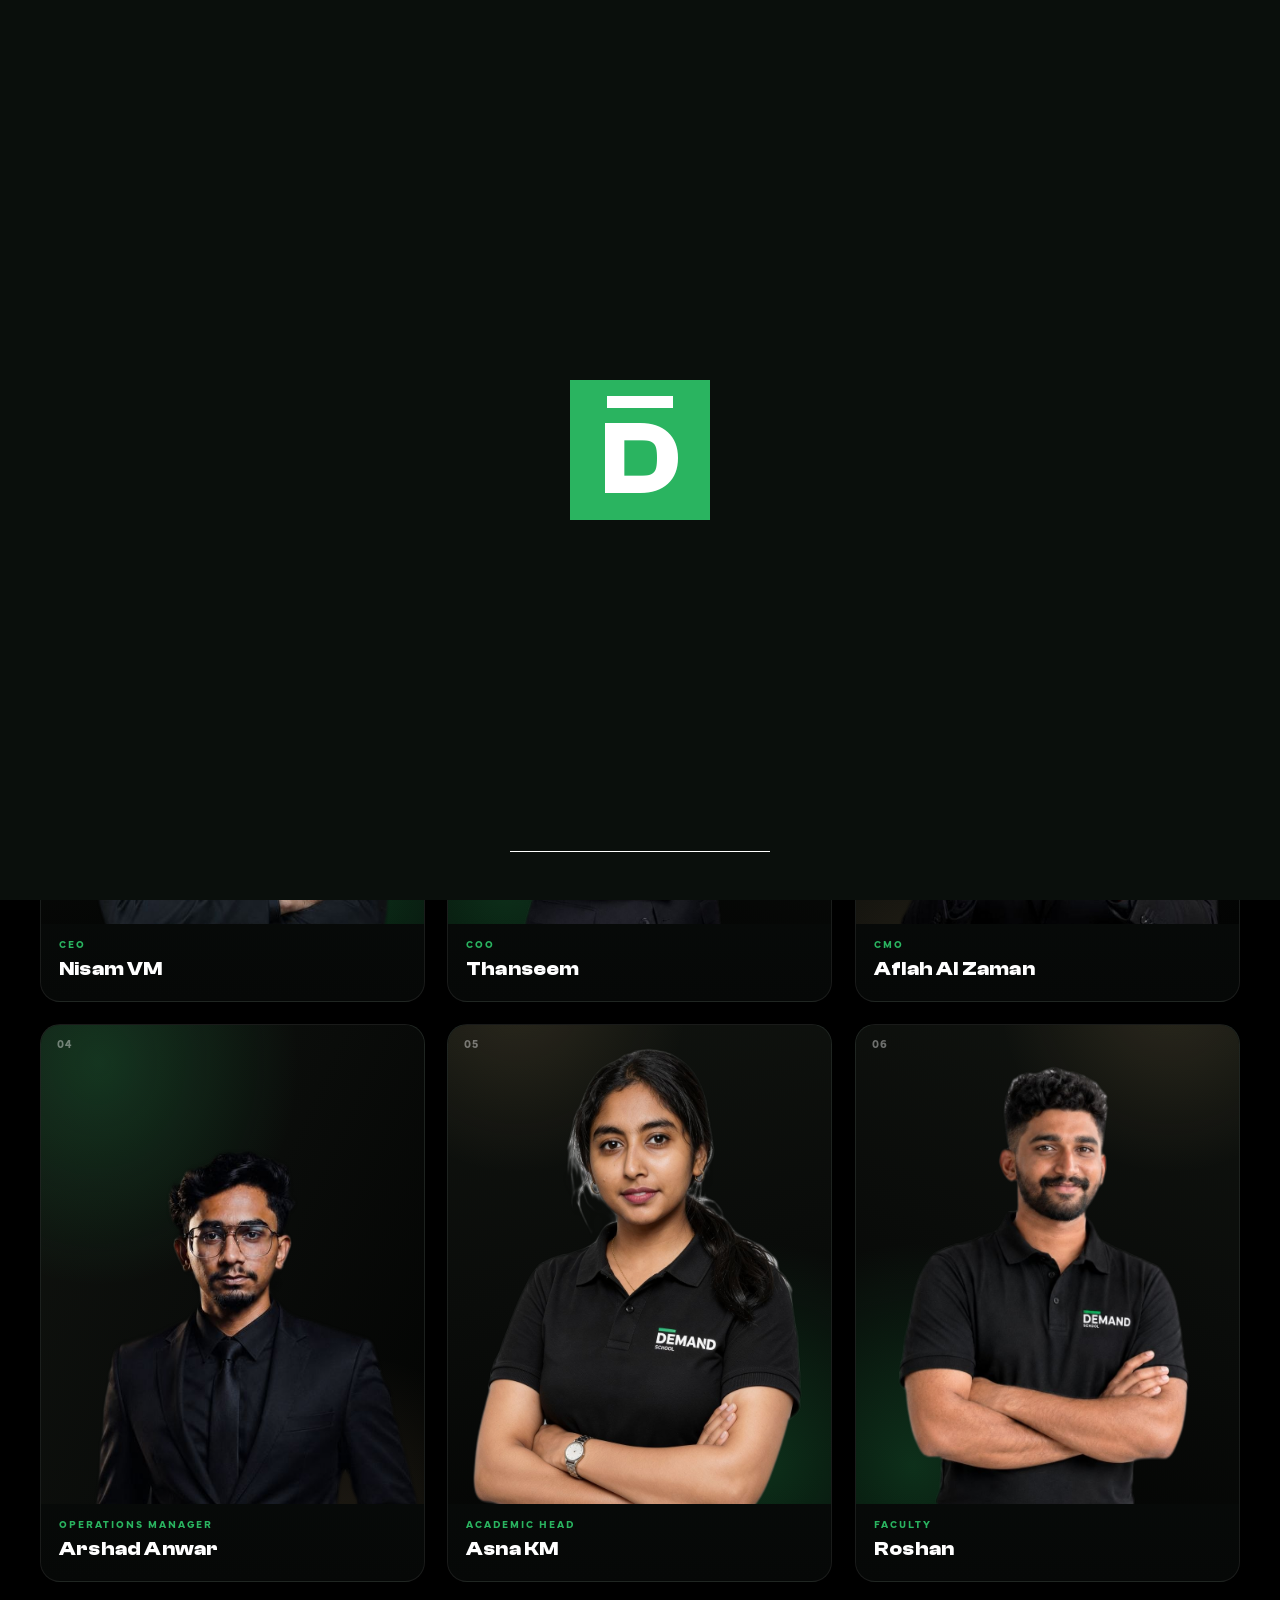
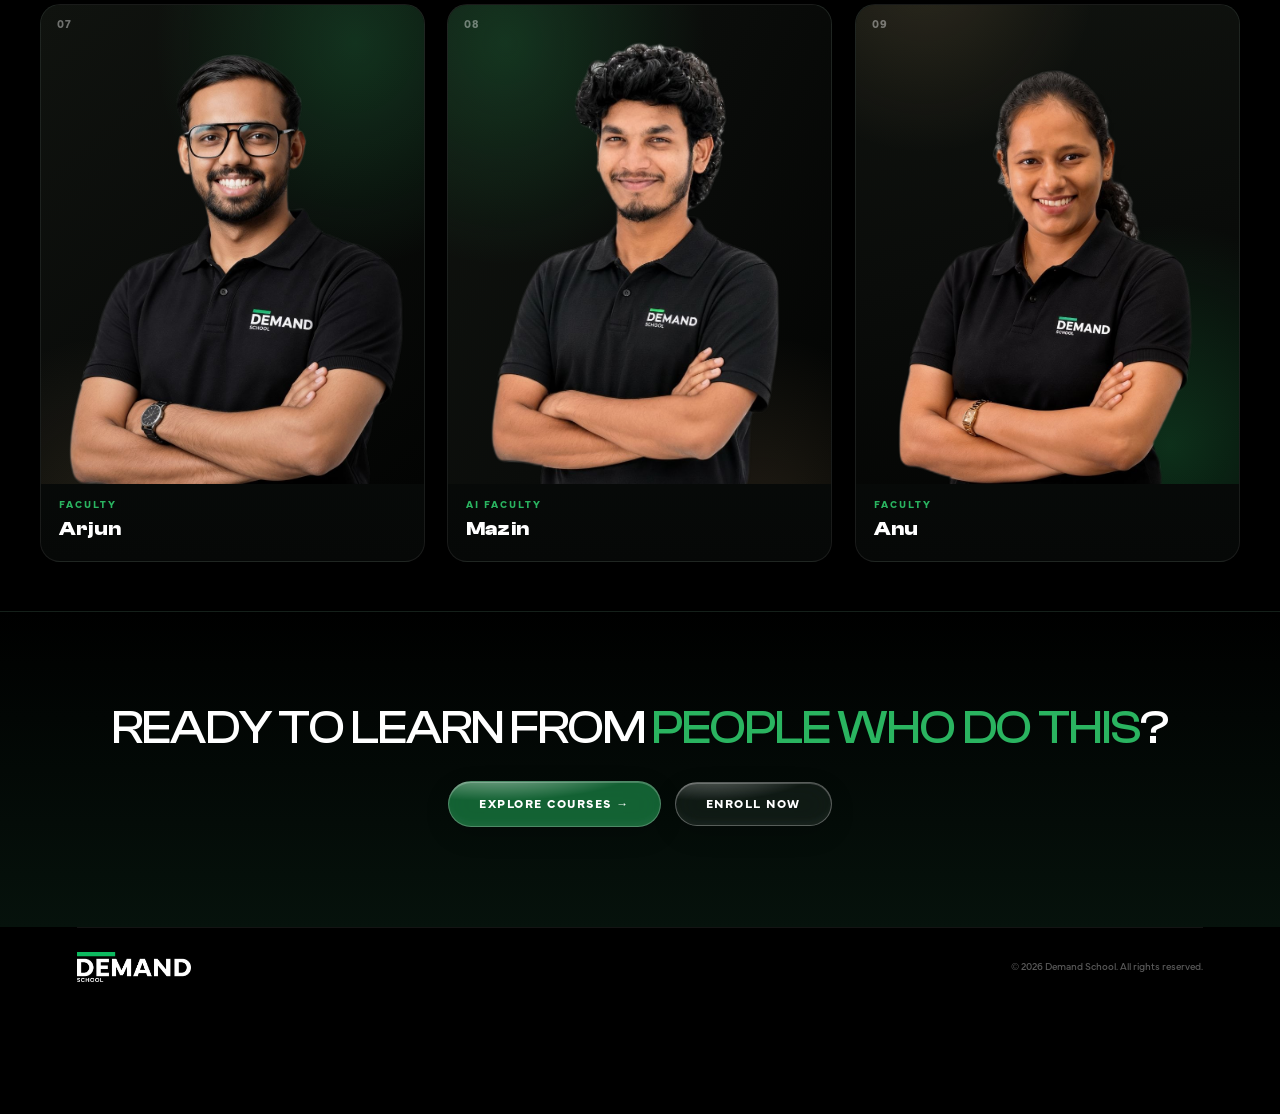
<file: team.html>
<!DOCTYPE html>
<html lang="en">
<head>
<meta charset="UTF-8">
<meta name="viewport" content="width=device-width, initial-scale=1.0">
<title>Full Team — Demand School</title>
<meta name="description" content="Meet the full team behind Demand School — leadership and faculty across Marketing, AI and Content Creation.">
<link rel="canonical" href="https://demandschool.in/team.html">
<meta name="robots" content="index, follow">

<meta property="og:type" content="website">
<meta property="og:site_name" content="Demand School">
<meta property="og:title" content="Full Team — Demand School">
<meta property="og:description" content="Meet the full team behind Demand School — leadership and faculty across Marketing, AI and Content Creation.">
<meta property="og:url" content="https://demandschool.in/team.html">
<meta property="og:image" content="https://demandschool.in/logos/logo2.jpg">
<meta property="og:locale" content="en_IN">

<meta name="twitter:card" content="summary_large_image">
<meta name="twitter:title" content="Full Team — Demand School">
<meta name="twitter:description" content="Meet the full team behind Demand School — leadership and faculty across Marketing, AI and Content Creation.">
<meta name="twitter:image" content="https://demandschool.in/logos/logo2.jpg">

<link rel="icon" type="image/jpeg" href="logos/logo2.jpg">
<link rel="stylesheet" href="style.css">
<link rel="stylesheet" href="courses.css">
</head>
<body data-course="team">

  <div class="page-loader" aria-hidden="true">
    <div class="loader-logo-wrap">
      <div class="loader-3d-box">
        <div class="face front">
          <div class="loader-topbar"></div>
          <div class="loader-name">D</div>
        </div>
        <div class="face back">
          <div class="loader-topbar"></div>
          <div class="loader-name">D</div>
        </div>
        <div class="face left"></div>
        <div class="face right"></div>
        <div class="face top"></div>
        <div class="face bottom"></div>
      </div>
    </div>
    <div class="loader-track"><div class="loader-fill"></div></div>
  </div>

  <nav id="navbar">
    <div class="nav-logo" id="navLogo" role="link" aria-label="Back to home" tabindex="0">
      <img class="logo-img" src="logos/logo1.jpg" alt="Demand School">
    </div>
    <ul class="nav-links">
      <li><a href="index.html#curriculum">CURRICULUM</a></li>
      <li><a href="about.html">ABOUT</a></li>
      <li><a href="index.html#testimonials">STORIES</a></li>
      <li><a href="index.html#mentors" class="nav-active">MENTORS</a></li>
      <li><a href="index.html#outcomes">OUTCOMES</a></li>
      <li><a href="index.html#contact">CONTACT</a></li>
    </ul>
    <div class="nav-right">
      <a href="https://www.instagram.com/demand.school" target="_blank" rel="noopener" class="nav-circle-btn" aria-label="Demand School on Instagram">
        <svg viewBox="0 0 24 24" fill="none" stroke="currentColor" stroke-width="1.8" stroke-linecap="round" stroke-linejoin="round"><rect x="2" y="2" width="20" height="20" rx="5" ry="5"/><circle cx="12" cy="12" r="4"/><circle cx="17.5" cy="6.5" r="1" fill="currentColor" stroke="none"/></svg>
      </a>
      <a href="https://erp.demandschool.in/leads/enquiry/" class="btn-get-started">ENROLL NOW &rarr;</a>
      <button class="nav-hamburger" id="navHamburger" aria-label="Open menu">
        <span></span><span></span><span></span>
      </button>
    </div>
  </nav>

  <div class="mobile-nav" id="mobileNav" aria-hidden="true">
    <button class="mobile-nav-close" id="mobileNavClose" aria-label="Close menu"></button>
    <ul>
      <li><a href="index.html#curriculum">Curriculum</a></li>
      <li><a href="about.html">About</a></li>
      <li><a href="index.html#testimonials">Stories</a></li>
      <li><a href="index.html#mentors">Mentors</a></li>
      <li><a href="index.html#outcomes">Outcomes</a></li>
      <li><a href="index.html#contact">Contact</a></li>
    </ul>
    <a href="https://erp.demandschool.in/leads/enquiry/" class="btn-get-started mobile-nav-cta">ENROLL NOW &rarr;</a>
  </div>

  <main class="cd-main">

    <section class="mentors-section team-hero">
      <a href="index.html#mentors" class="cd-back">
        <svg viewBox="0 0 24 24" fill="none" stroke="currentColor" stroke-width="2" stroke-linecap="round" stroke-linejoin="round"><path d="M19 12H5"/><path d="M12 19l-7-7 7-7"/></svg>
        Home
      </a>
      <div class="mentors-header fade-in">
        <div class="mentors-eyebrow"><span></span>THE FULL TEAM</div>
        <h2 class="mentors-title">LEADERSHIP<br><span>&amp; FACULTY</span></h2>
      </div>

      <div class="mentors-grid team-grid" id="teamGrid">
        <div class="mentor-tile">
          <div class="mentor-tile-inner">
            <div class="mentor-photo">
              <div class="mentor-photo-bg"></div>
              <img class="mentor-photo-img" src="team/nisam-vm.png" alt="Nisam VM" loading="lazy">
              <span class="mentor-index">01</span>
              <div class="mentor-photo-glare"></div>
            </div>
            <div class="mentor-caption">
              <span class="mentor-role">CEO</span>
              <span class="mentor-name">Nisam VM</span>
            </div>
          </div>
        </div>
        <div class="mentor-tile">
          <div class="mentor-tile-inner">
            <div class="mentor-photo">
              <div class="mentor-photo-bg"></div>
              <img class="mentor-photo-img" src="team/thanseem.png" alt="Thanseem" loading="lazy">
              <span class="mentor-index">02</span>
              <div class="mentor-photo-glare"></div>
            </div>
            <div class="mentor-caption">
              <span class="mentor-role">COO</span>
              <span class="mentor-name">Thanseem</span>
            </div>
          </div>
        </div>
        <div class="mentor-tile">
          <div class="mentor-tile-inner">
            <div class="mentor-photo">
              <div class="mentor-photo-bg"></div>
              <img class="mentor-photo-img" src="team/aflah-al-zaman.png" alt="Aflah Al Zaman" loading="lazy">
              <span class="mentor-index">03</span>
              <div class="mentor-photo-glare"></div>
            </div>
            <div class="mentor-caption">
              <span class="mentor-role">CMO</span>
              <span class="mentor-name">Aflah Al Zaman</span>
            </div>
          </div>
        </div>
        <div class="mentor-tile">
          <div class="mentor-tile-inner">
            <div class="mentor-photo">
              <div class="mentor-photo-bg"></div>
              <img class="mentor-photo-img" src="team/arshad-anwar.png" alt="Arshad Anwar" loading="lazy">
              <span class="mentor-index">04</span>
              <div class="mentor-photo-glare"></div>
            </div>
            <div class="mentor-caption">
              <span class="mentor-role">Operations Manager</span>
              <span class="mentor-name">Arshad Anwar</span>
            </div>
          </div>
        </div>
        <div class="mentor-tile">
          <div class="mentor-tile-inner">
            <div class="mentor-photo">
              <div class="mentor-photo-bg"></div>
              <img class="mentor-photo-img" src="team/asna-km.png" alt="Asna KM" loading="lazy">
              <span class="mentor-index">05</span>
              <div class="mentor-photo-glare"></div>
            </div>
            <div class="mentor-caption">
              <span class="mentor-role">Academic Head</span>
              <span class="mentor-name">Asna KM</span>
            </div>
          </div>
        </div>
        <div class="mentor-tile">
          <div class="mentor-tile-inner">
            <div class="mentor-photo">
              <div class="mentor-photo-bg"></div>
              <img class="mentor-photo-img" src="team/roshan.png" alt="Roshan" loading="lazy">
              <span class="mentor-index">06</span>
              <div class="mentor-photo-glare"></div>
            </div>
            <div class="mentor-caption">
              <span class="mentor-role">Faculty</span>
              <span class="mentor-name">Roshan</span>
            </div>
          </div>
        </div>
        <div class="mentor-tile">
          <div class="mentor-tile-inner">
            <div class="mentor-photo">
              <div class="mentor-photo-bg"></div>
              <img class="mentor-photo-img" src="team/arjun.png" alt="Arjun" loading="lazy">
              <span class="mentor-index">07</span>
              <div class="mentor-photo-glare"></div>
            </div>
            <div class="mentor-caption">
              <span class="mentor-role">Faculty</span>
              <span class="mentor-name">Arjun</span>
            </div>
          </div>
        </div>
        <div class="mentor-tile">
          <div class="mentor-tile-inner">
            <div class="mentor-photo">
              <div class="mentor-photo-bg"></div>
              <img class="mentor-photo-img" src="team/mazin.png" alt="Mazin" loading="lazy">
              <span class="mentor-index">08</span>
              <div class="mentor-photo-glare"></div>
            </div>
            <div class="mentor-caption">
              <span class="mentor-role">AI Faculty</span>
              <span class="mentor-name">Mazin</span>
            </div>
          </div>
        </div>
        <div class="mentor-tile">
          <div class="mentor-tile-inner">
            <div class="mentor-photo">
              <div class="mentor-photo-bg"></div>
              <img class="mentor-photo-img" src="team/anu.png" alt="Anu" loading="lazy">
              <span class="mentor-index">09</span>
              <div class="mentor-photo-glare"></div>
            </div>
            <div class="mentor-caption">
              <span class="mentor-role">Faculty</span>
              <span class="mentor-name">Anu</span>
            </div>
          </div>
        </div>
      </div>
    </section>

    <section class="cd-final-cta fade-in">
      <h2 class="cd-final-h">Ready to Learn From <span>People Who Do This</span>?</h2>
      <div class="cd-cta-row">
        <a href="index.html#curriculum" class="hero-btn hero-btn-solid">Explore Courses &rarr;</a>
        <a href="https://erp.demandschool.in/leads/enquiry/" class="hero-btn hero-btn-outline">Enroll Now</a>
      </div>
    </section>

  </main>

  <footer class="cd-footer">
    <div class="contact-footer">
      <div class="footer-logo"><img class="logo-img logo-img--footer" src="logos/logo1.jpg" alt="Demand School"></div>
      <p class="footer-copy">&copy; 2026 Demand School. All rights reserved.</p>
    </div>
  </footer>

  <button id="backToTop" class="back-to-top" aria-label="Back to top" title="Back to top">
    <svg width="20" height="20" viewBox="0 0 24 24" fill="none" stroke="currentColor" stroke-width="2.5" stroke-linecap="round" stroke-linejoin="round"><polyline points="18 15 12 9 6 15"/></svg>
  </button>

  <script src="main.js"></script>
</body>
</html>
</file>
<file: style.css>
/* ============================================================
   DEMAND SCHOOL — style.css
   Standalone site. Does NOT import or reference the Desgro Media
   portfolio's CSS/JS/assets — all fonts/tokens are local to this folder.
   ============================================================ */

/* Clash Display — headlines (--font-display) */
@font-face { font-family:'ClashDisplay'; font-style:normal; font-weight:200; font-display:swap; src:url('fonts/ClashDisplay_Complete/ClashDisplay_Complete/Fonts/WEB/fonts/ClashDisplay-Extralight.woff2') format('woff2'), url('fonts/ClashDisplay_Complete/ClashDisplay_Complete/Fonts/WEB/fonts/ClashDisplay-Extralight.woff') format('woff'); }
@font-face { font-family:'ClashDisplay'; font-style:normal; font-weight:300; font-display:swap; src:url('fonts/ClashDisplay_Complete/ClashDisplay_Complete/Fonts/WEB/fonts/ClashDisplay-Light.woff2') format('woff2'), url('fonts/ClashDisplay_Complete/ClashDisplay_Complete/Fonts/WEB/fonts/ClashDisplay-Light.woff') format('woff'); }
@font-face { font-family:'ClashDisplay'; font-style:normal; font-weight:400; font-display:swap; src:url('fonts/ClashDisplay_Complete/ClashDisplay_Complete/Fonts/WEB/fonts/ClashDisplay-Regular.woff2') format('woff2'), url('fonts/ClashDisplay_Complete/ClashDisplay_Complete/Fonts/WEB/fonts/ClashDisplay-Regular.woff') format('woff'); }
@font-face { font-family:'ClashDisplay'; font-style:normal; font-weight:500; font-display:swap; src:url('fonts/ClashDisplay_Complete/ClashDisplay_Complete/Fonts/WEB/fonts/ClashDisplay-Medium.woff2') format('woff2'), url('fonts/ClashDisplay_Complete/ClashDisplay_Complete/Fonts/WEB/fonts/ClashDisplay-Medium.woff') format('woff'); }
@font-face { font-family:'ClashDisplay'; font-style:normal; font-weight:600; font-display:swap; src:url('fonts/ClashDisplay_Complete/ClashDisplay_Complete/Fonts/WEB/fonts/ClashDisplay-Semibold.woff2') format('woff2'), url('fonts/ClashDisplay_Complete/ClashDisplay_Complete/Fonts/WEB/fonts/ClashDisplay-Semibold.woff') format('woff'); }
@font-face { font-family:'ClashDisplay'; font-style:normal; font-weight:700; font-display:swap; src:url('fonts/ClashDisplay_Complete/ClashDisplay_Complete/Fonts/WEB/fonts/ClashDisplay-Bold.woff2') format('woff2'), url('fonts/ClashDisplay_Complete/ClashDisplay_Complete/Fonts/WEB/fonts/ClashDisplay-Bold.woff') format('woff'); }

/* Mundial — body copy (--font-body) */
@font-face { font-family:'Mundial'; font-style:normal;  font-weight:100; font-display:swap; src:url('fonts/mundial/MundialHair.otf') format('opentype'); }
@font-face { font-family:'Mundial'; font-style:italic;  font-weight:100; font-display:swap; src:url('fonts/mundial/MundialHairItalic.otf') format('opentype'); }
@font-face { font-family:'Mundial'; font-style:normal;  font-weight:200; font-display:swap; src:url('fonts/mundial/MundialThin.otf') format('opentype'); }
@font-face { font-family:'Mundial'; font-style:italic;  font-weight:200; font-display:swap; src:url('fonts/mundial/MundialThinItalic.otf') format('opentype'); }
@font-face { font-family:'Mundial'; font-style:normal;  font-weight:300; font-display:swap; src:url('fonts/mundial/MundialLight.otf') format('opentype'); }
@font-face { font-family:'Mundial'; font-style:italic;  font-weight:300; font-display:swap; src:url('fonts/mundial/MundialLightItalic.otf') format('opentype'); }
@font-face { font-family:'Mundial'; font-style:normal;  font-weight:400; font-display:swap; src:url('fonts/mundial/MundialRegular.otf') format('opentype'); }
@font-face { font-family:'Mundial'; font-style:italic;  font-weight:400; font-display:swap; src:url('fonts/mundial/MundialItalic.otf') format('opentype'); }
@font-face { font-family:'Mundial'; font-style:normal;  font-weight:600; font-display:swap; src:url('fonts/mundial/MundialDemibold.otf') format('opentype'); }
@font-face { font-family:'Mundial'; font-style:italic;  font-weight:600; font-display:swap; src:url('fonts/mundial/MundialDemiboldItalic.otf') format('opentype'); }
@font-face { font-family:'Mundial'; font-style:normal;  font-weight:700; font-display:swap; src:url('fonts/mundial/MundialBold.otf') format('opentype'); }
@font-face { font-family:'Mundial'; font-style:italic;  font-weight:700; font-display:swap; src:url('fonts/mundial/MundialBoldItalic.otf') format('opentype'); }
@font-face { font-family:'Mundial'; font-style:normal;  font-weight:900; font-display:swap; src:url('fonts/mundial/MundialBlack.otf') format('opentype'); }
@font-face { font-family:'Mundial'; font-style:italic;  font-weight:900; font-display:swap; src:url('fonts/mundial/MundialBlackItalic.otf') format('opentype'); }

:root {
  --green:      #2ab460;
  --green-dark: #15382e;
  --black:      #000000;
  --white:      #ffffff;
  --grey:       #8a9a94;
  --nav-h:      60px;
  --font-display: 'ClashDisplay', sans-serif;
  --font-body:    'Mundial', sans-serif;
}

*, *::before, *::after { margin:0; padding:0; box-sizing:border-box; }

html { scroll-behavior: smooth; }

body {
  background: var(--black);
  color: var(--white);
  font-family: var(--font-body);
  -webkit-font-smoothing: antialiased;
  -moz-osx-font-smoothing: grayscale;
  overflow-x: hidden;
}

a { color: inherit; }
img { max-width: 100%; display: block; }
button { font-family: inherit; cursor: pointer; }

/* ============================================================
   NAVBAR
   ============================================================ */
#navbar {
  position: fixed;
  top: 0; left: 0; right: 0;
  height: var(--nav-h);
  z-index: 1000;
  display: flex;
  align-items: center;
  justify-content: space-between;
  padding: 0 32px;
  background: rgba(0,0,0,0.97);
  border-bottom: 1px solid rgba(255,255,255,0.06);
  backdrop-filter: blur(10px);
}

.nav-logo { display: flex; flex-direction: column; align-items: flex-start; gap: 3px; cursor: pointer; }
.logo-img { height: 26px; width: auto; }

.nav-links { display: flex; list-style: none; gap: 32px; }
.nav-links a {
  font-family: var(--font-body);
  font-size: 11px;
  font-weight: 600;
  letter-spacing: 2px;
  text-transform: uppercase;
  color: rgba(255,255,255,0.6);
  text-decoration: none;
  transition: color 0.25s ease;
}
.nav-links a:hover { color: var(--white); }
.nav-links a.nav-active {
  color: var(--white);
  text-decoration: underline;
  text-underline-offset: 6px;
  text-decoration-color: var(--green);
}

.nav-right { display: flex; align-items: center; gap: 14px; }

.nav-circle-btn {
  width: 34px; height: 34px;
  border-radius: 50%;
  border: 1px solid rgba(255,255,255,0.22);
  display: flex; align-items: center; justify-content: center;
  color: rgba(255,255,255,0.75);
  text-decoration: none;
  transition: border-color 0.25s ease, color 0.25s ease, background 0.25s ease;
}
.nav-circle-btn svg { width: 16px; height: 16px; }
@media (hover: hover) {
  .nav-circle-btn:hover { border-color: var(--green); color: var(--white); background: rgba(42,180,96,0.1); }
}

.btn-get-started {
  background: var(--green);
  color: var(--white);
  text-decoration: none;
  font-family: var(--font-body);
  font-size: 11px;
  font-weight: 700;
  letter-spacing: 2px;
  text-transform: uppercase;
  padding: 10px 24px;
  border: none;
  white-space: nowrap;
  transition: background 0.2s ease, transform 0.15s ease;
}
.btn-get-started:hover { background: #1f9450; transform: translateY(-1px); }

.nav-hamburger {
  display: none;
  width: 44px; height: 44px;
  border: 1px solid rgba(255,255,255,0.22);
  border-radius: 10px;
  background: transparent;
  flex-direction: column;
  align-items: center;
  justify-content: center;
  gap: 4px;
}
.nav-hamburger span {
  display: block;
  height: 2px;
  background: var(--white);
  border-radius: 2px;
  transition: transform 0.35s cubic-bezier(0.16,1,0.3,1), opacity 0.25s ease, width 0.25s ease;
}
.nav-hamburger span:nth-child(1) { width: 20px; }
.nav-hamburger span:nth-child(2) { width: 15px; }
.nav-hamburger span:nth-child(3) { width: 10px; }
.nav-hamburger.active { border-color: var(--green); background: rgba(42,180,96,0.08); }
.nav-hamburger.active span:nth-child(1) { width: 18px; transform: translateY(7px) rotate(45deg); }
.nav-hamburger.active span:nth-child(2) { opacity: 0; transform: scaleX(0); }
.nav-hamburger.active span:nth-child(3) { width: 18px; transform: translateY(-7px) rotate(-45deg); }
@media (hover: hover) {
  .nav-hamburger:hover { border-color: rgba(255,255,255,0.5); background: rgba(255,255,255,0.05); }
}

.mobile-nav {
  position: fixed; inset: 0;
  z-index: 1001;
  background: rgba(0,0,0,0.97);
  backdrop-filter: blur(12px);
  display: flex;
  flex-direction: column;
  align-items: center;
  justify-content: center;
  gap: 22px;
  opacity: 0;
  pointer-events: none;
  transition: opacity 0.35s ease;
}
.mobile-nav.open { opacity: 1; pointer-events: auto; }
.mobile-nav ul { list-style: none; text-align: center; }
.mobile-nav ul li { margin: 10px 0; }
.mobile-nav ul a {
  font-family: var(--font-display); font-weight: 700;
  font-size: clamp(32px, 10vw, 44px);
  color: rgba(255,255,255,0.85);
  text-decoration: none;
  text-transform: uppercase;
}
@media (hover: hover) { .mobile-nav ul a:hover { color: var(--green); } }
.mobile-nav ul a:active { color: var(--green); }
.mobile-nav-cta { margin-top: 12px; font-size: 13px; padding: 14px 32px; }

.mobile-nav-close {
  position: absolute;
  top: 18px; right: 20px;
  width: 44px; height: 44px;
  border-radius: 50%;
  border: 1px solid rgba(255,255,255,0.2);
  background: transparent;
}
.mobile-nav-close::before, .mobile-nav-close::after {
  content: '';
  position: absolute; top: 50%; left: 50%;
  width: 18px; height: 2px;
  background: var(--white);
}
.mobile-nav-close::before { transform: translate(-50%,-50%) rotate(45deg); }
.mobile-nav-close::after  { transform: translate(-50%,-50%) rotate(-45deg); }
@media (hover: hover) {
  .mobile-nav-close:hover { background: rgba(42,180,96,0.12); border-color: var(--green); }
}

@media (max-width: 900px) {
  .nav-links { display: none; }
  .nav-hamburger { display: flex; }
}
@media (max-width: 768px) {
  #navbar { padding: 0 20px; }
  .nav-circle-btn { display: none; }
  .btn-get-started { display: none; }
}
@media (max-width: 480px) { #navbar { padding: 0 16px; } }

/* ============================================================
   HERO
   ============================================================ */
.hero-section {
  position: relative;
  min-height: 100vh;
  display: flex;
  flex-direction: column;
  padding-top: var(--nav-h);
  overflow: visible;
}

.hero-intro-wrap {
  position: relative;
  min-height: calc(100vh - var(--nav-h));
  display: flex;
  flex-direction: column;
  align-items: center;
  justify-content: center;
  text-align: center;
  overflow: hidden;
}

.ast-canvas {
  position: absolute;
  inset: 0;
  width: 100%; height: 100%;
  pointer-events: none;
  opacity: 0;
  transition: opacity 1.4s ease;
}
.ast-canvas.ast-back  { z-index: 3; }
.ast-canvas.ast-front { z-index: 15; }
.ast-canvas.ast-visible { opacity: 1; }

.hero-headline {
  position: relative; z-index: 20;
  font-family: var(--font-display);
  font-weight: 500;
  font-size: clamp(30px, 4.4vw, 58px);
  line-height: 1.06;
  letter-spacing: -0.5px;
  text-transform: uppercase;
  color: var(--white);
  max-width: 920px;
  margin: 0 auto;
  text-shadow:
    0 4px 0 rgba(0,0,0,0.20),
    0 12px 32px rgba(0,0,0,0.3);
}
.js-ready .hero-headline { opacity: 0; transform: translateY(14px); transition: opacity 0.6s ease 0.1s, transform 0.6s ease 0.1s; }
.js-ready .hero-headline.anim-in { opacity: 1; transform: translateY(0); }

.hero-tagline {
  position: relative; z-index: 20;
  max-width: 600px;
  margin: 22px auto 0;
  font-size: 15px;
  line-height: 1.8;
  color: rgba(255,255,255,0.6);
}
.js-ready .hero-tagline { opacity: 0; transform: translateY(14px); transition: opacity 0.6s ease 0.15s, transform 0.6s ease 0.15s; }
.js-ready .hero-tagline.anim-in { opacity: 1; transform: translateY(0); }

.hero-cta-row {
  position: relative; z-index: 20;
  display: flex; align-items: center; justify-content: center; flex-wrap: wrap;
  gap: 14px;
  margin: 30px auto 0;
}
.js-ready .hero-cta-row { opacity: 0; transform: translateY(14px); transition: opacity 0.6s ease 0.22s, transform 0.6s ease 0.22s; }
.js-ready .hero-cta-row.anim-in { opacity: 1; transform: translateY(0); }
.hero-btn {
  display: inline-flex; align-items: center; justify-content: center;
  font-family: var(--font-body); font-size: 12px; font-weight: 700; letter-spacing: 1.5px; text-transform: uppercase;
  padding: 15px 30px;
  border-radius: 999px;
  text-decoration: none;
  background-repeat: no-repeat;
  backdrop-filter: blur(14px) saturate(160%);
  -webkit-backdrop-filter: blur(14px) saturate(160%);
  box-shadow: 0 8px 24px rgba(0,0,0,0.18), inset 0 1px 0 rgba(255,255,255,0.22), inset 0 -6px 10px -4px rgba(255,255,255,0.06);
  transition: background-color 0.2s ease, color 0.2s ease, border-color 0.2s ease, transform 0.15s ease, box-shadow 0.2s ease;
}
.hero-btn-solid {
  background-image: radial-gradient(130% 160% at 22% -45%, rgba(255,255,255,0.65) 0%, rgba(255,255,255,0) 55%);
  background-color: rgba(35,169,90,0.55);
  color: var(--white);
  border: 1px solid rgba(255,255,255,0.25);
}
.hero-btn-solid:hover { background-color: rgba(35,169,90,0.75); transform: translateY(-2px); box-shadow: 0 10px 28px rgba(0,0,0,0.22), inset 0 1px 0 rgba(255,255,255,0.28); }
.hero-btn-outline {
  background-image: radial-gradient(130% 160% at 22% -45%, rgba(255,255,255,0.45) 0%, rgba(255,255,255,0) 55%);
  background-color: rgba(255,255,255,0.06);
  color: var(--white);
  border: 1.5px solid rgba(255,255,255,0.3);
}
.hero-btn-outline:hover { background-color: rgba(255,255,255,0.1); border-color: var(--green); color: var(--green); transform: translateY(-2px); }

@media (max-width: 768px) {
  .hero-section { min-height: auto; }
  .hero-headline { font-size: clamp(30px, 9vw, 48px); padding: 0 24px; }
  .hero-tagline { font-size: 13px; padding: 0 24px; }
  .hero-cta-row { padding: 0 24px; }
}
@media (max-width: 480px) {
  .hero-btn { padding: 13px 22px; font-size: 11px; }
  .mobile-nav ul a { font-size: 32px; }
}

/* ── Filmstrip marquee ── */
.filmstrip-section { position: relative; z-index: 20; margin-top: 48px; }
.filmstrip-row { overflow: hidden; }
.filmstrip-inner { display: flex; width: max-content; }
.filmstrip-track { display: flex; gap: 20px; padding: 0 10px; }
.filmstrip-frame {
  flex: 0 0 auto;
  width: 190px;
  height: 268px;
  border-radius: 6px;
  border: 1.5px solid rgba(255,255,255,0.06);
  box-shadow: 0 4px 18px rgba(0,0,0,0.9);
  overflow: hidden;
  transition: transform 0.4s cubic-bezier(0.16,1,0.3,1), box-shadow 0.4s ease, filter 0.4s ease;
  background: linear-gradient(160deg, var(--green-dark), var(--green));
  display: flex; align-items: flex-end; justify-content: flex-start;
  padding: 14px;
}
.filmstrip-frame span {
  font-family: var(--font-body);
  font-size: 9px;
  font-weight: 700;
  letter-spacing: 2px;
  text-transform: uppercase;
  color: rgba(255,255,255,0.85);
}
.filmstrip-inner:hover .filmstrip-frame { filter: brightness(0.45); }
.filmstrip-frame:hover {
  filter: brightness(1) !important;
  box-shadow: 0 8px 36px rgba(42,180,96,0.3);
}
@media (max-width: 768px) { .filmstrip-frame { width: 140px; height: 190px; } }
@media (max-width: 480px) { .filmstrip-frame { width: 100px; height: 140px; } }

/* ============================================================
   CURRICULUM CARDS
   ============================================================ */
.curriculum-cards {
  display: flex;
  background: var(--black);
  color: var(--black);
  gap: 24px;
  padding: 8px 40px 48px;
}
.cur-card {
  flex: 1 1 0;
  min-width: 0;
  background: linear-gradient(180deg, #0d130f 0%, #060807 100%);
  padding: 34px 32px 30px;
  min-height: 420px;
  display: flex;
  flex-direction: column;
  align-items: flex-start;
  text-align: left;
  position: relative;
  border-radius: 24px;
  overflow: hidden;
  box-shadow: 0 2px 8px rgba(0,0,0,0.4);
  border: 1px solid rgba(255,255,255,0.07);
  opacity: 0;
  transform: translateY(28px);
  transition: opacity 0.6s ease, transform 0.6s cubic-bezier(0.16,1,0.3,1), box-shadow 0.4s ease, border-color 0.4s ease;
}
.cur-card.row-in { opacity: 1; transform: translateY(0); }
.cur-card::before {
  content: '';
  position: absolute; left: 50%; bottom: -30%; transform: translateX(-50%);
  width: 140%; height: 65%;
  background: radial-gradient(ellipse at center, rgba(42,180,96,0.32), rgba(42,180,96,0) 72%);
  pointer-events: none;
  opacity: 0.7;
  transition: opacity 0.4s ease, transform 0.5s ease;
}
@media (hover: hover) {
  .cur-card:hover {
    transform: translateY(-8px);
    box-shadow: 0 24px 55px rgba(0,0,0,0.55);
    border-color: rgba(42,180,96,0.4);
  }
  .cur-card:hover::before { opacity: 1; transform: translateX(-50%) scale(1.08); }
}

.cur-meta { position: relative; z-index: 2; display: flex; align-items: center; gap: 10px; margin-bottom: 24px; justify-content: flex-end; width: 100%; }
.cur-num-badge {
  width: 34px; height: 34px; flex-shrink: 0;
  border-radius: 50%;
  background: var(--green);
  color: var(--black);
  display: flex; align-items: center; justify-content: center;
  font-family: var(--font-body); font-weight: 700; font-size: 11px;
  order: 2;
}
.cur-meta-line { position: relative; flex: 1 1 auto; max-width: 60px; height: 1px; background: rgba(255,255,255,0.2); order: 1; }
.cur-meta-line::after {
  content: ''; position: absolute; right: 0; top: 50%; transform: translateY(-50%);
  width: 6px; height: 6px; border-radius: 50%; background: var(--green);
}

.cur-title {
  position: relative; z-index: 2;
  font-family: var(--font-display); font-weight: 500;
  font-size: clamp(24px, 1.9vw, 30px);
  line-height: 1.28;
  text-transform: uppercase;
  margin-bottom: 16px;
}
.cur-title .t-green { color: var(--green); }
.cur-title .t-white { color: var(--white); }

.cur-underline {
  position: relative; z-index: 2;
  display: block; width: 40px; height: 3px; border-radius: 2px;
  background: rgba(255,255,255,0.25);
  margin-bottom: 18px;
}

.cur-desc {
  position: relative; z-index: 2;
  font-family: var(--font-body); font-size: 12.5px; line-height: 1.75;
  color: rgba(255,255,255,0.55); margin-bottom: 24px;
}
.cur-desc em { font-style: italic; font-weight: 700; color: var(--green); }

.cur-explore { position: relative; z-index: 2; margin-top: auto; margin-left: auto; display: inline-flex; align-items: center; gap: 12px; background: none; border: none; padding: 0; cursor: pointer; text-decoration: none; }
.cur-explore-arrow {
  width: 36px; height: 36px; flex-shrink: 0;
  border-radius: 50%; background: var(--green);
  display: flex; align-items: center; justify-content: center;
  color: var(--black);
  transition: background 0.25s ease, transform 0.25s ease;
}
.cur-explore-arrow svg { width: 15px; height: 15px; }
.cur-explore:hover .cur-explore-arrow { background: #7fe3ab; transform: translateX(3px); }

@media (max-width: 1024px) {
  .curriculum-cards { gap: 16px; padding: 8px 24px 40px; }
  .cur-card { padding: 30px 24px 26px; }
}
@media (max-width: 768px) {
  .curriculum-cards { flex-wrap: nowrap; overflow-x: auto; overflow-y: hidden; scroll-snap-type: x mandatory; -webkit-overflow-scrolling: touch; scrollbar-width: none; padding: 8px 20px 36px; gap: 16px; }
  .curriculum-cards::-webkit-scrollbar { display: none; }
  .cur-card { flex: 0 0 78vw; scroll-snap-align: start; min-height: 0; }
}

/* ============================================================
   COURSE MODAL — quick-view popup opened from a curriculum card
   ============================================================ */
.course-modal {
  position: fixed; inset: 0; z-index: 1100;
  display: flex; align-items: center; justify-content: center;
  padding: 24px;
  visibility: hidden;
  opacity: 0;
  transition: opacity 0.25s ease, visibility 0s linear 0.25s;
}
.course-modal.open { visibility: visible; opacity: 1; transition: opacity 0.25s ease; }
.course-modal-backdrop {
  position: absolute; inset: 0;
  background: rgba(0,0,0,0.7);
  backdrop-filter: blur(4px);
  -webkit-backdrop-filter: blur(4px);
}
.course-modal-panel {
  position: relative;
  z-index: 1;
  width: 100%; max-width: 500px;
  background: #ffffff;
  border-radius: 24px;
  padding: 44px 36px 36px;
  box-shadow: 0 30px 70px rgba(0,0,0,0.5);
  transform: translateY(16px) scale(0.97);
  transition: transform 0.3s cubic-bezier(0.16,1,0.3,1);
}
.course-modal.open .course-modal-panel { transform: translateY(0) scale(1); }
.course-modal-close {
  position: absolute; top: 16px; right: 16px;
  width: 34px; height: 34px;
  display: flex; align-items: center; justify-content: center;
  border-radius: 50%; border: 1px solid rgba(0,0,0,0.12);
  background: rgba(0,0,0,0.03);
  color: #111;
  cursor: pointer;
  transition: background 0.2s ease, border-color 0.2s ease;
}
.course-modal-close svg { width: 15px; height: 15px; }
.course-modal-close:hover { background: rgba(0,0,0,0.07); border-color: rgba(0,0,0,0.25); }
.course-modal-title {
  font-family: var(--font-display); font-weight: 500; font-size: clamp(20px, 2.6vw, 26px); line-height: 1.2;
  text-transform: uppercase; color: #111; margin-bottom: 14px; padding-right: 24px;
}
.course-modal-title .t-green { color: var(--green); }
.course-modal-title .t-white { color: #111; }
.course-modal-desc {
  font-family: var(--font-body); font-size: 13.5px; line-height: 1.85;
  color: rgba(0,0,0,0.6); margin-bottom: 24px;
}
.course-modal-desc em { font-style: italic; font-weight: 700; color: #1f9450; }

.course-modal-facts {
  display: grid; grid-template-columns: 1fr 1fr; gap: 16px;
  padding: 18px 20px; margin-bottom: 26px;
  background: rgba(42,180,96,0.06);
  border: 1px solid rgba(42,180,96,0.15);
  border-radius: 14px;
}
.course-modal-fact { display: flex; flex-direction: column; gap: 4px; }
.course-modal-fact-label {
  font-family: var(--font-body); font-size: 9.5px; font-weight: 700; letter-spacing: 1.5px; text-transform: uppercase;
  color: rgba(0,0,0,0.4);
}
.course-modal-fact-val { font-family: var(--font-body); font-size: 13px; font-weight: 700; color: #111; }

.course-modal-actions { display: flex; flex-direction: row; gap: 10px; }
.course-modal-btn {
  flex: 1 1 0; min-width: 0;
  display: inline-flex; align-items: center; justify-content: center;
  text-align: center;
  font-family: var(--font-body); font-size: 10.5px; font-weight: 700; letter-spacing: 0.6px; text-transform: uppercase;
  padding: 13px 10px;
  border-radius: 999px;
  text-decoration: none;
  cursor: pointer;
  transition: background 0.2s ease, color 0.2s ease, border-color 0.2s ease, transform 0.15s ease;
}
.course-modal-btn--ghost { background: transparent; color: #111; border: 1.5px solid rgba(0,0,0,0.18); }
.course-modal-btn--ghost:hover { border-color: var(--green); color: #1f9450; transform: translateY(-2px); }
.course-modal-btn--solid { background: var(--green); color: #fff; border: 1.5px solid var(--green); }
.course-modal-btn--solid:hover { background: #1f9450; transform: translateY(-2px); }

@media (max-width: 480px) {
  .course-modal-panel { padding: 36px 22px 26px; }
  .course-modal-facts { grid-template-columns: 1fr 1fr; padding: 14px 16px; gap: 12px; }
  .course-modal-actions { flex-direction: column; }
}

/* ============================================================
   WHY DEMAND SCHOOL — stats panel
   ============================================================ */
.why-section { padding: 90px 6% 100px; background: var(--black); }
.why-grid { display: grid; grid-template-columns: 1fr 1fr; gap: 60px; align-items: start; }
.why-eyebrow {
  display: flex; align-items: center; gap: 10px;
  font-family: var(--font-body); font-size: 10px; font-weight: 600; letter-spacing: 2.5px;
  text-transform: uppercase; color: var(--green); margin-bottom: 18px;
}
.why-eyebrow span { width: 24px; height: 2px; background: var(--green); flex-shrink: 0; }
.why-h {
  font-family: var(--font-display);
  font-weight: 500;
  font-size: clamp(36px, 5vw, 72px);
  line-height: 1.02;
  letter-spacing: -1px;
  color: var(--white);
  margin-bottom: 20px;
}
.why-h span { color: var(--green); }
.why-p { font-family: var(--font-body); font-size: clamp(13px, 1.3vw, 15px); line-height: 2.0; color: rgba(255,255,255,0.6); max-width: 480px; }

.why-checks { list-style: none; display: flex; flex-wrap: wrap; gap: 12px 28px; margin-top: 28px; }
.why-checks li { display: flex; align-items: center; gap: 8px; font-family: var(--font-body); font-size: 12px; font-weight: 600; color: rgba(255,255,255,0.8); }
.why-checks svg { width: 16px; height: 16px; color: var(--green); flex-shrink: 0; }

.stat-rows { display: flex; flex-direction: column; gap: 22px; }
.stat-row {
  display: grid;
  grid-template-columns: 32px 1fr auto;
  align-items: baseline;
  gap: 18px;
  border-top: 1px solid rgba(255,255,255,0.1);
  padding-top: 18px;
  opacity: 0;
  transform: translateY(24px);
  transition: opacity 0.6s ease, transform 0.6s cubic-bezier(0.16,1,0.3,1);
}
.stat-row.row-in { opacity: 1; transform: translateY(0); }
.stat-idx { font-family: var(--font-body); font-size: 10px; color: rgba(255,255,255,0.32); }
.stat-num-wrap { font-family: var(--font-display); font-weight: 700; font-size: clamp(30px, 3.4vw, 48px); color: var(--white); display: flex; }
.stat-suf { color: var(--green); display: inline-block; transition: transform 0.2s ease; }
.stat-suf.pop { transform: scale(1.35) translateY(-4px); }
.stat-label { font-family: var(--font-body); font-size: 11px; font-weight: 700; letter-spacing: 1.2px; text-transform: uppercase; color: rgba(255,255,255,0.85); text-align: right; align-self: end; }

@media (max-width: 1024px) {
  .why-section { padding: 72px 5% 80px; }
  .why-grid { grid-template-columns: 1fr; gap: 40px; }
  .stat-rows { margin-top: 12px; }
  .stat-num-wrap { font-size: clamp(48px, 8vw, 80px); }
}
@media (max-width: 768px) {
  /* Stats sit in a right column alongside the heading again, like the original's mobile layout */
  .why-section { padding: 56px 5% 64px; }
  .why-grid { grid-template-columns: 1fr 1fr; gap: 4vw; align-items: start; }
  .why-h { font-size: clamp(20px, 6vw, 38px); margin-bottom: 12px; }
  .why-p { font-size: 10.5px; line-height: 1.75; }
  .why-checks { margin-top: 18px; gap: 8px 18px; }
  .why-checks li { font-size: 10.5px; }
  .stat-rows { margin-top: 0; gap: 16px; }
  .stat-row { grid-template-columns: 20px 1fr; gap: 2px 6px; border-top-color: rgba(255,255,255,0.08); padding-top: 10px; }
  .stat-num-wrap { font-size: clamp(18px, 5vw, 28px); }
  .stat-label { grid-column: 2; font-size: 9.5px; letter-spacing: 0.8px; text-align: left; align-self: start; }
}
@media (max-width: 480px) {
  .why-section { padding: 44px 20px 52px; }
  /* Below tablet width the side-by-side split leaves the copy
     squeezed into a ~40% sliver — stack instead. */
  .why-grid { grid-template-columns: 1fr; gap: 32px; }
  .stat-rows { margin-top: 4px; }
  .stat-row { grid-template-columns: 24px 1fr; }
  .stat-num-wrap { font-size: clamp(30px, 9vw, 44px); }
  .stat-label { font-size: 11px; }
}

/* ============================================================
   MISSION — big scroll-revealed statement
   ============================================================ */
.mission-section {
  position: relative;
  background: var(--black);
  padding: 130px 6% 140px;
  overflow: hidden;
}
.mission-blob {
  position: absolute;
  border-radius: 50%;
  filter: blur(90px);
  pointer-events: none;
  will-change: transform;
}
.mission-blob-a {
  width: 480px; height: 480px; top: -140px; left: -140px;
  background: radial-gradient(circle, rgba(42,180,96,0.30), rgba(42,180,96,0) 70%);
}
.mission-blob-b {
  width: 420px; height: 420px; bottom: -160px; right: -100px;
  background: radial-gradient(circle, rgba(42,180,96,0.18), rgba(42,180,96,0) 70%);
}
.mission-inner { position: relative; z-index: 1; max-width: 980px; margin: 0 auto; text-align: center; }
.mission-eyebrow {
  display: flex; align-items: center; justify-content: center; gap: 10px;
  font-family: var(--font-body); font-size: 11px; font-weight: 700; letter-spacing: 3px; text-transform: uppercase;
  color: var(--green); margin-bottom: 30px;
}
.mission-eyebrow span { width: 32px; height: 2px; background: var(--green); }

.mission-statement {
  font-family: var(--font-display); font-weight: 500;
  font-size: clamp(24px, 3.4vw, 42px);
  line-height: 1.4;
  letter-spacing: -0.5px;
  color: rgba(255,255,255,0.92);
  margin-bottom: 36px;
}
.mission-statement em { font-style: normal; color: var(--green); }
.mission-line {
  display: inline-block;
  opacity: 0;
  transform: translateY(18px);
  filter: blur(6px);
  transition: opacity 0.7s cubic-bezier(0.16,1,0.3,1), transform 0.7s cubic-bezier(0.16,1,0.3,1), filter 0.7s ease;
}
.mission-line.in-view { opacity: 1; transform: translateY(0); filter: blur(0); }
.mission-line:not(:last-child)::after { content: '\00a0'; }

.mission-sub {
  font-family: var(--font-body); font-size: 15px; line-height: 1.9;
  color: rgba(255,255,255,0.55); max-width: 640px;
  margin: 0 auto;
  opacity: 0; transform: translateY(16px);
  transition: opacity 0.7s ease, transform 0.7s ease;
}
.mission-sub.in-view { opacity: 1; transform: translateY(0); }
.mission-sub em { font-style: normal; font-weight: 700; color: var(--green); }

@media (max-width: 1024px) {
  .mission-section { padding: 100px 5% 110px; }
}
@media (max-width: 768px) {
  .mission-section { padding: 80px 24px 90px; }
  .mission-blob-a, .mission-blob-b { width: 300px; height: 300px; filter: blur(70px); }
  .mission-statement { font-size: clamp(22px, 5.6vw, 32px); margin-bottom: 28px; }
  .mission-sub { font-size: 13px; }
}
@media (max-width: 480px) {
  .mission-section { padding: 64px 20px 72px; }
  .mission-eyebrow { margin-bottom: 22px; }
}

/* ============================================================
   TESTIMONIALS MARQUEE
   ============================================================ */
.testi-section { padding: 80px 0 100px; overflow: hidden; }
.testi-header { padding: 0 6%; margin-bottom: 48px; }
.testi-eyebrow { display: flex; align-items: center; gap: 10px; font-size: 10px; font-weight: 600; letter-spacing: 3px; text-transform: uppercase; color: var(--green); margin-bottom: 14px; }
.testi-eyebrow-line { width: 24px; height: 2px; background: var(--green); }
.testi-title { font-family: var(--font-display); font-weight: 500; font-size: clamp(34px, 4.6vw, 56px); line-height: 0.95; letter-spacing: -1px; }

.testi-track-outer { overflow: hidden; cursor: grab; }
.testi-track-outer.dragging { cursor: grabbing; }
.testi-track { display: flex; gap: 22px; width: max-content; }
.testi-track, .testi-track * { user-select: none; -webkit-user-select: none; }

.testi-card {
  flex: 0 0 300px;
  height: 300px;
  display: flex; flex-direction: column;
  background: #0c0f0d;
  border: 1px solid rgba(255,255,255,0.07);
  border-radius: 16px;
  padding: 28px 26px;
  cursor: pointer;
  transition: transform 0.65s cubic-bezier(0.23,1,0.32,1), box-shadow 0.65s ease, border-color 0.3s ease;
  box-shadow: 0 20px 60px rgba(0,0,0,0.5);
}
.testi-card:hover { transform: translateY(-8px); border-color: rgba(42,180,96,0.4); }
.testi-quote {
  flex: 1 1 auto; min-height: 0;
  font-size: 13px; line-height: 1.85; color: rgba(255,255,255,0.75); margin-bottom: 22px;
  display: -webkit-box; -webkit-line-clamp: 7; -webkit-box-orient: vertical; overflow: hidden;
}
.testi-person { flex: 0 0 auto; display: flex; align-items: center; gap: 12px; }
.testi-avatar {
  width: 40px; height: 40px; border-radius: 50%;
  display: flex; align-items: center; justify-content: center;
  font-family: var(--font-display); font-weight: 700; font-size: 15px; color: #fff;
  background: linear-gradient(135deg, var(--green-dark), var(--green));
  flex-shrink: 0;
}
.testi-avatar--photo { overflow: hidden; background: none; }
.testi-avatar--photo img { width: 100%; height: 100%; object-fit: cover; display: block; }
.testi-name { font-size: 12px; font-weight: 700; color: var(--white); }
.testi-role { font-size: 10px; color: rgba(255,255,255,0.45); margin-top: 2px; }

@media (max-width: 768px) {
  .testi-section { padding: 60px 0 72px; }
  .testi-header { padding: 0 20px; margin-bottom: 32px; }
  .testi-title { font-size: clamp(32px, 8vw, 52px); letter-spacing: -0.5px; }
  .testi-card { flex-basis: 240px; height: 320px; }
}
@media (max-width: 480px) {
  .testi-section { padding: 48px 0 60px; }
  .testi-header { padding: 0 16px; }
  .testi-title { font-size: clamp(28px, 9vw, 40px); }
  .testi-card { flex-basis: 210px; height: 340px; padding: 20px; }
}

/* ── Testimonial quick-view modal ── */
.testi-modal {
  position: fixed; inset: 0; z-index: 1100;
  display: flex; align-items: center; justify-content: center;
  padding: 24px;
  visibility: hidden;
  opacity: 0;
  transition: opacity 0.25s ease, visibility 0s linear 0.25s;
}
.testi-modal.open { visibility: visible; opacity: 1; transition: opacity 0.25s ease; }
.testi-modal-backdrop {
  position: absolute; inset: 0;
  background: rgba(0,0,0,0.75);
  backdrop-filter: blur(4px);
  -webkit-backdrop-filter: blur(4px);
}
.testi-modal-panel {
  position: relative; z-index: 1;
  width: 100%; max-width: 760px;
  display: flex;
  background: linear-gradient(180deg, #0d130f 0%, #060807 100%);
  border: 1px solid rgba(255,255,255,0.1);
  border-radius: 24px;
  overflow: hidden;
  box-shadow: 0 30px 70px rgba(0,0,0,0.6);
  transform: translateY(16px) scale(0.97);
  transition: transform 0.3s cubic-bezier(0.16,1,0.3,1);
}
.testi-modal.open .testi-modal-panel { transform: translateY(0) scale(1); }
.testi-modal-close {
  position: absolute; top: 16px; right: 16px; z-index: 2;
  width: 34px; height: 34px;
  display: flex; align-items: center; justify-content: center;
  border-radius: 50%; border: 1px solid rgba(255,255,255,0.15);
  background: rgba(0,0,0,0.3);
  color: var(--white);
  cursor: pointer;
  transition: background 0.2s ease, border-color 0.2s ease;
}
.testi-modal-close svg { width: 15px; height: 15px; }
.testi-modal-close:hover { background: rgba(255,255,255,0.15); border-color: rgba(255,255,255,0.3); }
.testi-modal-media { flex: 0 0 42%; position: relative; min-height: 360px; background: #111; }
.testi-modal-media img { position: absolute; inset: 0; width: 100%; height: 100%; object-fit: cover; object-position: center; display: block; }
.testi-modal-initial {
  position: absolute; inset: 0; display: flex; align-items: center; justify-content: center;
  font-family: var(--font-display); font-weight: 700; font-size: 96px; color: #fff;
  background: linear-gradient(135deg, var(--green-dark), var(--green));
}
.testi-modal-body { flex: 1 1 auto; min-width: 0; padding: 48px 44px; display: flex; flex-direction: column; justify-content: center; }
.testi-modal-quote { font-family: var(--font-display); font-weight: 700; font-size: clamp(17px, 1.9vw, 22px); line-height: 1.5; letter-spacing: -0.2px; color: var(--white); margin-bottom: 26px; }
.testi-modal-person { display: flex; flex-direction: column; gap: 4px; }
.testi-modal-name { font-family: var(--font-body); font-weight: 700; font-size: 14px; color: var(--white); }
.testi-modal-role { font-family: var(--font-body); font-size: 11.5px; color: rgba(255,255,255,0.5); }

@media (max-width: 768px) {
  .testi-modal-panel { flex-direction: column; max-width: 440px; }
  .testi-modal-media { flex-basis: auto; height: 240px; min-height: 0; }
  .testi-modal-initial { font-size: 64px; }
  .testi-modal-body { padding: 30px 26px; }
}

/* ============================================================
   MENTORS — photo grid
   ============================================================ */
.mentors-section {
  position: relative;
  padding: 60px 0 40px;
  background: var(--black);
  display: flex;
  flex-direction: column;
  overflow-x: hidden;
}
.mentors-header { padding: 40px 0 28px 40px; }
.mentors-eyebrow { display: flex; align-items: center; gap: 10px; font-size: 10px; font-weight: 600; letter-spacing: 3px; text-transform: uppercase; color: var(--green); margin-bottom: 14px; }
.mentors-eyebrow span { width: 24px; height: 2px; background: var(--green); }
.mentors-title { font-family: var(--font-display); font-weight: 500; font-size: clamp(40px, 6.2vw, 80px); line-height: 0.92; letter-spacing: -1px; text-transform: uppercase; color: var(--white); overflow-wrap: break-word; }
.mentors-title span { color: var(--green); }

.mentors-grid {
  display: grid;
  grid-template-columns: repeat(4, 1fr);
  gap: 22px;
  padding: 12px 40px 8px;
}

.mentor-tile {
  perspective: 900px;
  opacity: 0;
  transform: translateY(28px);
  transition: opacity 0.6s ease, transform 0.6s cubic-bezier(0.16,1,0.3,1);
}
.mentor-tile.row-in { opacity: 1; transform: translateY(0); }

.mentor-tile-inner {
  position: relative;
  border-radius: 20px;
  background: linear-gradient(180deg, #0d130f 0%, #060807 100%);
  border: 1px solid rgba(255,255,255,0.08);
  overflow: hidden;
  transition: transform 0.35s cubic-bezier(0.16,1,0.3,1), box-shadow 0.35s ease, border-color 0.35s ease;
  will-change: transform;
}
.mentor-tile:hover .mentor-tile-inner {
  box-shadow: 0 26px 55px rgba(0,0,0,0.55), 0 0 0 1px rgba(42,180,96,0.35), 0 0 40px rgba(42,180,96,0.18);
  border-color: rgba(42,180,96,0.4);
}

.mentor-photo { position: relative; aspect-ratio: 4 / 5; overflow: hidden; }
.mentor-photo-bg {
  position: absolute; inset: 0;
  background:
    radial-gradient(75% 65% at 18% -8%, rgba(216,177,120,0.14), rgba(216,177,120,0) 60%),
    radial-gradient(90% 80% at var(--mx, 82%) var(--my, 92%), rgba(42,180,96,0.24), rgba(42,180,96,0) 58%),
    linear-gradient(165deg, #10130f 0%, #0a0c0a 50%, #030403 100%);
}
.mentor-tile:nth-child(4n+2) .mentor-photo-bg {
  background:
    radial-gradient(75% 65% at 82% -8%, rgba(216,177,120,0.14), rgba(216,177,120,0) 60%),
    radial-gradient(90% 80% at var(--mx, 15%) var(--my, 92%), rgba(42,180,96,0.24), rgba(42,180,96,0) 58%),
    linear-gradient(200deg, #10130f 0%, #0a0c0a 50%, #030403 100%);
}
.mentor-tile:nth-child(4n+3) .mentor-photo-bg {
  background:
    radial-gradient(75% 65% at 18% 108%, rgba(216,177,120,0.13), rgba(216,177,120,0) 60%),
    radial-gradient(90% 80% at var(--mx, 82%) var(--my, 8%), rgba(42,180,96,0.22), rgba(42,180,96,0) 58%),
    linear-gradient(140deg, #10130f 0%, #0a0c0a 50%, #030403 100%);
}
.mentor-tile:nth-child(4n+4) .mentor-photo-bg {
  background:
    radial-gradient(75% 65% at 82% 108%, rgba(216,177,120,0.13), rgba(216,177,120,0) 60%),
    radial-gradient(90% 80% at var(--mx, 15%) var(--my, 8%), rgba(42,180,96,0.22), rgba(42,180,96,0) 58%),
    linear-gradient(115deg, #10130f 0%, #0a0c0a 50%, #030403 100%);
}

.mentor-initials {
  position: absolute; inset: 0;
  display: flex; align-items: center; justify-content: center;
  font-family: var(--font-display); font-weight: 700;
  font-size: clamp(56px, 7vw, 76px);
  letter-spacing: -2px;
  color: rgba(255,255,255,0.08);
  pointer-events: none;
}
.mentor-photo-img {
  position: absolute; inset: 0; z-index: 1;
  width: 100%; height: 100%;
  object-fit: cover;
  object-position: center 12%;
}
.mentor-index {
  position: absolute; top: 14px; left: 16px; z-index: 2;
  font-family: var(--font-body); font-size: 11px; font-weight: 700; letter-spacing: 1px;
  color: rgba(255,255,255,0.4);
}
.mentor-photo-glare {
  position: absolute; inset: -20% -60%; z-index: 2;
  background: linear-gradient(115deg, rgba(255,255,255,0) 42%, rgba(255,255,255,0.16) 50%, rgba(255,255,255,0) 58%);
  transform: translateX(-60%);
  transition: transform 0.9s ease;
  pointer-events: none;
}
.mentor-tile:hover .mentor-photo-glare { transform: translateX(60%); }

.mentor-caption { position: relative; z-index: 2; padding: 16px 18px 20px; }
.mentor-role { display: block; font-family: var(--font-body); font-size: 10px; font-weight: 700; letter-spacing: 2px; text-transform: uppercase; color: var(--green); margin-bottom: 6px; }
.mentor-name { display: block; font-family: var(--font-display); font-weight: 700; font-size: clamp(16px, 1.6vw, 20px); color: var(--white); letter-spacing: 0.2px; }

/* ── Wheel carousel — cards ticking around a giant wheel,
   each tick landing with anticipation + overshoot ── */
.wheel-carousel {
  position: relative;
  display: flex; align-items: center; justify-content: center;
  gap: 18px;
  padding: 20px 20px 10px;
}
.wheel-track {
  position: relative;
  flex: 1 1 auto;
  max-width: 1080px;
  height: 480px;
  perspective: 1600px;
}
.wheel-card {
  position: absolute;
  top: 0; left: 50%;
  width: 300px;
  background: none; border: none; padding: 0; margin: 0;
  cursor: pointer;
  transition: transform 0.9s cubic-bezier(0.65, -0.4, 0.35, 1.4), opacity 0.6s ease, filter 0.6s ease;
  will-change: transform;
}
.wheel-card-inner {
  position: relative;
  border-radius: 20px;
  background: linear-gradient(180deg, #0d130f 0%, #060807 100%);
  border: 1px solid rgba(255,255,255,0.08);
  overflow: hidden;
  box-shadow: 0 26px 55px rgba(0,0,0,0.55);
  transition: border-color 0.35s ease, box-shadow 0.35s ease;
}
.wheel-card.is-active .wheel-card-inner {
  box-shadow: 0 26px 55px rgba(0,0,0,0.55), 0 0 0 1px rgba(42,180,96,0.35), 0 0 40px rgba(42,180,96,0.18);
  border-color: rgba(42,180,96,0.4);
}

.wheel-photo { position: relative; aspect-ratio: 4 / 5; overflow: hidden; }
.wheel-photo-bg {
  position: absolute; inset: 0;
  background:
    radial-gradient(75% 65% at 18% -8%, rgba(216,177,120,0.14), rgba(216,177,120,0) 60%),
    radial-gradient(90% 80% at 82% 92%, rgba(42,180,96,0.24), rgba(42,180,96,0) 58%),
    linear-gradient(165deg, #10130f 0%, #0a0c0a 50%, #030403 100%);
}
.wheel-card:nth-child(4n+2) .wheel-photo-bg {
  background:
    radial-gradient(75% 65% at 82% -8%, rgba(216,177,120,0.14), rgba(216,177,120,0) 60%),
    radial-gradient(90% 80% at 15% 92%, rgba(42,180,96,0.24), rgba(42,180,96,0) 58%),
    linear-gradient(200deg, #10130f 0%, #0a0c0a 50%, #030403 100%);
}
.wheel-card:nth-child(4n+3) .wheel-photo-bg {
  background:
    radial-gradient(75% 65% at 18% 108%, rgba(216,177,120,0.13), rgba(216,177,120,0) 60%),
    radial-gradient(90% 80% at 82% 8%, rgba(42,180,96,0.22), rgba(42,180,96,0) 58%),
    linear-gradient(140deg, #10130f 0%, #0a0c0a 50%, #030403 100%);
}
.wheel-card:nth-child(4n+4) .wheel-photo-bg {
  background:
    radial-gradient(75% 65% at 82% 108%, rgba(216,177,120,0.13), rgba(216,177,120,0) 60%),
    radial-gradient(90% 80% at 15% 8%, rgba(42,180,96,0.22), rgba(42,180,96,0) 58%),
    linear-gradient(115deg, #10130f 0%, #0a0c0a 50%, #030403 100%);
}
.wheel-photo-img { position: absolute; inset: 0; z-index: 1; width: 100%; height: 100%; object-fit: cover; object-position: center 12%; }
.wheel-index {
  position: absolute; top: 14px; left: 16px; z-index: 2;
  font-family: var(--font-body); font-size: 11px; font-weight: 700; letter-spacing: 1px;
  color: rgba(255,255,255,0.4);
}
.wheel-glare {
  position: absolute; inset: -20% -60%; z-index: 2;
  background: linear-gradient(115deg, rgba(255,255,255,0) 42%, rgba(255,255,255,0.16) 50%, rgba(255,255,255,0) 58%);
  transform: translateX(-60%);
  transition: transform 0.9s ease;
  pointer-events: none;
}
.wheel-card.is-active:hover .wheel-glare { transform: translateX(60%); }

.wheel-caption { position: relative; z-index: 2; padding: 16px 18px 20px; }
.wheel-role { display: block; font-family: var(--font-body); font-size: 10px; font-weight: 700; letter-spacing: 2px; text-transform: uppercase; color: var(--green); margin-bottom: 6px; }
.wheel-name { display: block; font-family: var(--font-display); font-weight: 700; font-size: 20px; color: var(--white); letter-spacing: 0.2px; }

.wheel-nav {
  flex-shrink: 0; position: relative; z-index: 5;
  width: 48px; height: 48px; border-radius: 50%;
  border: 1px solid rgba(255,255,255,0.2);
  background: rgba(255,255,255,0.05);
  color: var(--white);
  display: flex; align-items: center; justify-content: center;
  cursor: pointer;
  transition: background 0.2s ease, border-color 0.2s ease, color 0.2s ease, transform 0.15s ease;
}
.wheel-nav svg { width: 18px; height: 18px; }
.wheel-nav:hover { background: rgba(42,180,96,0.15); border-color: var(--green); color: var(--green); transform: scale(1.06); }

@media (max-width: 1024px) {
  .wheel-track { height: 440px; }
  .wheel-card { width: 250px; }
}
@media (max-width: 768px) {
  .wheel-carousel { gap: 8px; padding: 12px 8px 6px; }
  .wheel-track { height: 380px; }
  .wheel-card { width: 200px; }
  .wheel-name { font-size: 16px; }
  .wheel-nav { width: 38px; height: 38px; }
  .wheel-nav svg { width: 15px; height: 15px; }
}

.mentors-full-team { display: flex; justify-content: center; padding: 10px 40px 0; }
.mentors-full-team-btn {
  display: inline-flex; align-items: center; justify-content: center;
  font-family: var(--font-body); font-size: 12px; font-weight: 700; letter-spacing: 1.5px; text-transform: uppercase;
  color: var(--white);
  background: rgba(255,255,255,0.06);
  border: 1.5px solid rgba(255,255,255,0.2);
  padding: 15px 34px;
  border-radius: 999px;
  text-decoration: none;
  transition: background 0.2s ease, border-color 0.2s ease, color 0.2s ease, transform 0.15s ease;
}
.mentors-full-team-btn:hover { background: rgba(42,180,96,0.12); border-color: var(--green); color: var(--green); transform: translateY(-2px); }

.mentors-footer { display: flex; justify-content: space-between; align-items: center; padding: 20px 40px 40px; }

/* Full team roster page — reuses the mentors grid/tile system */
.team-hero { padding: 150px 0 40px; }
.team-hero .cd-back { padding-left: 40px; }
@media (min-width: 1025px) {
  .team-grid { grid-template-columns: repeat(3, 1fr); }
}

@media (max-width: 1024px) {
  .mentors-header { padding: 36px 24px 24px; }
  .mentors-grid { grid-template-columns: repeat(2, 1fr); padding: 8px 24px; gap: 18px; }
  .team-hero { padding: 130px 0 32px; }
  .team-hero .cd-back { padding-left: 24px; }
}
@media (max-width: 768px) {
  .mentors-header { padding: 32px 24px 20px; }
  .mentors-title { font-size: clamp(34px, 10vw, 76px); }
  .mentors-footer { padding: 16px 20px 28px; flex-direction: column; gap: 10px; text-align: center; }
}
@media (max-width: 480px) {
  .mentors-header { padding: 28px 20px 16px; }
  .mentors-title { font-size: clamp(28px, 10vw, 46px); }
  .mentors-grid { grid-template-columns: repeat(2, 1fr); padding: 8px 20px; gap: 14px; }
  .mentor-initials { font-size: clamp(36px, 13vw, 52px); }
  .mentor-index { top: 10px; left: 12px; font-size: 10px; }
  .mentor-caption { padding: 12px 14px 16px; }
  .mentor-role { font-size: 8.5px; letter-spacing: 1px; margin-bottom: 4px; }
  .mentor-name { font-size: 13px; line-height: 1.25; }
  .mentors-full-team { padding: 8px 20px 0; }
  .mentors-full-team-btn { width: 100%; }
  .team-hero { padding: 120px 0 28px; }
  .team-hero .cd-back { padding-left: 20px; }
}

/* ============================================================
   OUTCOMES GRID (student success stories)
   ============================================================ */
.outcomes-section { padding: 60px 0 80px; }
.outcomes-header { padding: 0 40px; margin-bottom: 40px; display: flex; align-items: baseline; gap: 16px; flex-wrap: wrap; }
.outcomes-eyebrow { display: flex; align-items: center; gap: 10px; font-size: 10px; font-weight: 600; letter-spacing: 3.5px; text-transform: uppercase; color: var(--green); margin-bottom: 8px; flex-basis: 100%; }
.outcomes-eyebrow span { width: 24px; height: 2px; background: var(--green); }
.outcomes-title { font-family: var(--font-display); font-weight: 500; font-size: clamp(40px, 6.5vw, 84px); line-height: 0.95; color: var(--white); text-transform: uppercase; letter-spacing: -2px; }
.outcomes-title span { color: var(--green); }

.outcomes-spotlight { padding: 0 40px; }

.spotlight-grid { display: flex; flex-direction: column; gap: 14px; }

.spotlight-main {
  height: 420px;
  display: flex;
  border-radius: 18px;
  overflow: hidden;
  background: #111;
}

.spotlight-media-wrap {
  flex: 0 0 46%;
  height: 100%;
  position: relative;
  background: #050505;
  display: flex; align-items: center; justify-content: center;
}

.spotlight-info { flex: 1 1 auto; min-width: 0; padding: 40px 44px; display: flex; flex-direction: column; justify-content: center; }
.spotlight-cat { font-family: var(--font-body); font-size: 9px; font-weight: 700; letter-spacing: 3px; text-transform: uppercase; color: var(--green); display: block; margin-bottom: 14px; }
.spotlight-name { font-family: var(--font-display); font-weight: 500; font-size: clamp(20px, 2vw, 28px); line-height: 1.18; letter-spacing: -0.5px; color: var(--white); margin-bottom: 14px; }
.spotlight-desc { font-family: var(--font-body); font-size: 13px; line-height: 1.85; color: rgba(255,255,255,0.55); margin-bottom: 18px; }
.spotlight-link { font-family: var(--font-body); font-size: 10px; font-weight: 700; letter-spacing: 2.5px; text-transform: uppercase; color: rgba(255,255,255,0.55); transition: color 0.25s ease; }
.spotlight-link:hover { color: var(--green); }

.spotlight-thumbs { flex: 0 0 auto; width: 100%; display: grid; grid-template-columns: repeat(2, 1fr); gap: 14px; align-items: stretch; }
.spotlight-thumb {
  position: relative;
  display: flex; flex-direction: row; align-items: stretch;
  min-height: 148px;
  text-align: left;
  border-radius: 14px;
  overflow: hidden;
  border: none; padding: 0; margin: 0;
  cursor: pointer;
  background: #111;
  transition: box-shadow 0.25s ease, transform 0.25s ease;
}
@media (hover: hover) {
  .spotlight-thumb:hover { transform: translateY(-3px); box-shadow: 0 16px 32px rgba(0,0,0,0.4); }
  .spotlight-thumb:hover .spotlight-media { transform: scale(1.06); }
}
.spotlight-thumb-media { position: relative; flex: 0 0 38%; overflow: hidden; background: #050505; }
.spotlight-thumb-info {
  flex: 1 1 auto; min-width: 0;
  padding: 18px 20px;
  display: flex; flex-direction: column; justify-content: center;
}
.spotlight-thumb-label {
  font-family: var(--font-display); font-weight: 700; font-size: 16px; line-height: 1.3; letter-spacing: -0.2px;
  color: var(--white); margin-bottom: 8px;
  display: -webkit-box; -webkit-line-clamp: 2; -webkit-box-orient: vertical; overflow: hidden;
}
.spotlight-thumb-teaser {
  font-family: var(--font-body); font-size: 10.5px; line-height: 1.65;
  color: rgba(255,255,255,0.45);
  display: -webkit-box; -webkit-line-clamp: 3; -webkit-box-orient: vertical; overflow: hidden;
}

.spotlight-media { width: 100%; height: 100%; object-fit: cover; display: block; transition: transform 0.5s ease; }
.spotlight-media-wrap .spotlight-media { object-fit: contain; transition: none; }

@keyframes spotlight-pop { from { opacity: 0; transform: scale(0.94); } to { opacity: 1; transform: scale(1); } }
.spotlight-visual-enter { animation: spotlight-pop 0.5s cubic-bezier(0.16,1,0.3,1); }
@keyframes spotlight-thumb-pop { from { opacity: 0; transform: translateY(-10px); } to { opacity: 1; transform: translateY(0); } }
.spotlight-thumb-enter { animation: spotlight-thumb-pop 0.45s ease; }

@media (max-width: 900px) {
  .outcomes-section { padding: 48px 0 64px; }
  .outcomes-header { padding: 0 24px; margin-bottom: 32px; }
  .outcomes-spotlight { padding: 0 24px; }
  .spotlight-main { height: 380px; }
  .spotlight-info { padding: 28px 30px; }
}
@media (max-width: 768px) {
  .outcomes-title { font-size: clamp(44px, 13vw, 80px); letter-spacing: -1px; }
  .spotlight-main { flex-direction: column; height: auto; }
  .spotlight-media-wrap { flex-basis: 220px; width: 100%; }
  .spotlight-info { padding: 20px; }
  .spotlight-name { font-size: clamp(18px, 5vw, 24px); }
  .spotlight-desc { font-size: 12.5px; }
  .spotlight-thumb-info { padding: 12px 14px 14px; }
  .spotlight-thumb-label { font-size: 13px; margin-bottom: 4px; }
  .spotlight-thumb-teaser { font-size: 10px; }
}
@media (max-width: 600px) {
  .outcomes-header { padding: 0 20px; }
  .outcomes-spotlight { padding: 0 20px; }
}
@media (max-width: 480px) {
  .outcomes-section { padding: 48px 0 60px; }
  .outcomes-header { margin-bottom: 24px; }
  .outcomes-title { font-size: clamp(38px, 14vw, 60px); letter-spacing: -1px; }
  .spotlight-media-wrap { flex-basis: 180px; }
  .spotlight-thumbs { grid-template-columns: 1fr; gap: 10px; }
  .spotlight-thumb { flex-direction: row; }
  .spotlight-thumb-media { aspect-ratio: 1 / 1; flex: 0 0 96px; }
  .spotlight-thumb-info { padding: 10px 14px; justify-content: center; }
  .spotlight-thumb-teaser { -webkit-line-clamp: 2; }
}

/* ============================================================
   VIBE BANNER
   ============================================================ */
.vibe-banner { background: var(--black); padding: 70px 6% 90px; text-align: center; }
.vibe-eyebrow { font-family: var(--font-body); font-size: 12px; font-weight: 600; color: var(--green); margin-bottom: 18px; }
.vibe-line {
  font-family: var(--font-display);
  font-weight: 500;
  font-size: clamp(26px, 4vw, 46px);
  line-height: 1.15;
  letter-spacing: -0.5px;
  text-transform: uppercase;
  color: var(--white);
}
.vibe-line span { color: var(--green); }
@media (max-width: 480px) {
  .vibe-banner { padding: 52px 20px 64px; }
}

/* ============================================================
   CONTACT / ENROLL FOOTER
   ============================================================ */
.contact-section { position: relative; display: flex; flex-direction: column; background: var(--black); padding: 100px 6% 0; overflow: hidden; }
.ct-body { position: relative; display: flex; justify-content: space-between; align-items: center; gap: 40px; flex-wrap: wrap; padding-bottom: 60px; }
.ct-eyebrow { font-family: var(--font-body); font-size: 12px; font-weight: 700; letter-spacing: 1px; color: var(--green); margin-bottom: 18px; }
.ct-headline { font-family: var(--font-display); font-weight: 500; font-size: clamp(34px, 6vw, 72px); line-height: 0.95; letter-spacing: -2px; text-transform: uppercase; }
.ct-lw { display: block; }
.ct-line { display: inline-block; color: var(--white); }
.ct-line--stroke { -webkit-text-stroke: 1.5px var(--white); color: transparent; }
.ct-line--accent { color: var(--green); }

.ct-left { display: flex; flex-direction: column; gap: 36px; flex: 1 1 420px; max-width: 560px; }

.ct-right { display: flex; flex-direction: column; align-items: stretch; gap: 28px; width: 400px; max-width: 100%; }

.ef-submit {
  display: flex; align-items: center; justify-content: center;
  background: var(--green); color: var(--black);
  font-family: var(--font-body); font-size: 13px; font-weight: 700; letter-spacing: 1px; text-transform: uppercase;
  padding: 16px 24px; border: none; border-radius: 999px; cursor: pointer;
  text-decoration: none;
  transition: background 0.2s ease, transform 0.15s ease;
}
.ef-submit:hover { background: #1f9450; transform: translateY(-1px); }

.ct-socials { display: flex; flex-direction: column; gap: 10px; width: 100%; }
.ct-social-row {
  display: flex; align-items: center; gap: 14px;
  padding: 16px 20px;
  text-decoration: none;
  border: 1px solid rgba(255,255,255,0.14);
  border-radius: 12px;
  transition: border-color 0.25s ease, background 0.25s ease;
}
.ct-social-row:hover { border-color: var(--green); background: rgba(42,180,96,0.06); }
.ct-social-icon { width: 20px; height: 20px; color: var(--green); flex-shrink: 0; }
.ct-social-info { flex: 1; display: flex; flex-direction: column; }
.ct-social-platform { font-size: 15px; font-weight: 700; color: var(--white); }
.ct-social-handle { font-size: 12px; color: rgba(255,255,255,0.45); margin-top: 2px; }
.ct-social-arrow {
  display: flex; align-items: center; justify-content: center;
  width: 32px; height: 32px; flex-shrink: 0;
  border: 1.5px solid rgba(255,255,255,0.25); border-radius: 50%;
  color: rgba(255,255,255,0.6);
  transition: color 0.25s ease, transform 0.25s ease, border-color 0.25s ease;
}
.ct-social-row:hover .ct-social-arrow { color: var(--green); border-color: var(--green); transform: translateX(3px); }

.contact-footer { display: flex; justify-content: space-between; align-items: center; padding: 24px 0 32px; border-top: 1px solid rgba(255,255,255,0.08); flex-wrap: wrap; gap: 12px; }
.footer-logo { display: flex; flex-direction: column; align-items: flex-start; gap: 3px; }
.logo-img--footer { height: 30px; }
.footer-copy { font-size: 10px; color: rgba(255,255,255,0.35); }

@media (max-width: 900px) {
  .contact-section { padding: 70px 24px 0; }
  .ct-body { flex-direction: column; align-items: stretch; }
  .ct-right { width: 100%; }
}
@media (max-width: 768px) {
  .contact-section { padding: 56px 20px 40px; }
  .ct-headline { font-size: clamp(42px, 10vw, 80px); letter-spacing: -2px; }
  .ct-body { gap: 40px; padding-bottom: 44px; }
  .ct-social-row { padding: 14px 16px; gap: 14px; }
  .ct-social-handle { font-size: clamp(12px, 3.4vw, 14px); }
}
@media (max-width: 480px) {
  .contact-section { padding: 56px 20px 0; }
  .ct-headline { font-size: clamp(36px, 12vw, 62px); letter-spacing: -1.5px; }
  .ct-body { padding-bottom: 44px; gap: 28px; }
}
@media (max-width: 360px) {
  .ct-headline { font-size: clamp(32px, 12vw, 50px); }
}

/* ============================================================
   Generic scroll-reveal helper
   ============================================================ */
.fade-in { opacity: 0; transform: translateY(24px); transition: opacity 0.7s ease, transform 0.7s cubic-bezier(0.16,1,0.3,1); }
.fade-in.visible { opacity: 1; transform: translateY(0); }

/* ============================================================
   PAGE LOADER
   ============================================================ */
.page-loader {
  position: fixed;
  inset: 0;
  z-index: 9999;
  background: #0a0f0c;
  display: flex;
  flex-direction: column;
  align-items: center;
  justify-content: center;
  transition: transform 0.9s cubic-bezier(0.76,0,0.24,1);
  perspective: 1200px;
}
.page-loader.exit { transform: translateY(-100%); pointer-events: none; }

.loader-logo-wrap { position: relative; width: 180px; height: 180px; display: flex; align-items: center; justify-content: center; }

.loader-3d-box {
  position: relative;
  width: 140px; height: 140px;
  transform-style: preserve-3d;
  animation: l-box-flip 2.8s cubic-bezier(0.65,0,0.35,1) infinite;
}
@keyframes l-box-flip { 0% { transform: rotateY(0deg); } 100% { transform: rotateY(360deg); } }

.loader-3d-box .face {
  position: absolute; top: 50%; left: 50%;
  background: var(--green);
  transform-style: preserve-3d;
  backface-visibility: visible;
}
.loader-3d-box .face.front { width: 140px; height: 140px; margin: -70px 0 0 -70px; display: flex; flex-direction: column; align-items: center; justify-content: center; transform: translateZ(10px); }
.loader-3d-box .face.back  { width: 140px; height: 140px; margin: -70px 0 0 -70px; display: flex; flex-direction: column; align-items: center; justify-content: center; transform: rotateY(180deg) translateZ(10px); }
.loader-3d-box .face.left  { width: 20px;  height: 140px; margin: -70px 0 0 -10px; transform: rotateY(-90deg) translateZ(70px); background: #239951; }
.loader-3d-box .face.right { width: 20px;  height: 140px; margin: -70px 0 0 -10px; transform: rotateY(90deg)  translateZ(70px); background: #239951; }
.loader-3d-box .face.top   { width: 140px; height: 20px;  margin: -10px 0 0 -70px; transform: rotateX(90deg)  translateZ(70px); background: #26a659; }
.loader-3d-box .face.bottom{ width: 140px; height: 20px;  margin: -10px 0 0 -70px; transform: rotateX(-90deg) translateZ(70px); background: #124a2c; box-shadow: 0 40px 60px rgba(0,0,0,0.7); }

.loader-topbar { height: 12px; width: 66px; background: var(--white); margin-bottom: 8px; transform: translateZ(1px); }
.loader-name { display: block; font-family: var(--font-display); font-weight: 700; font-size: 104px; color: #fff; letter-spacing: 0; line-height: 0.85; }

.loader-track { position: absolute; bottom: 48px; width: min(260px, 55vw); height: 1px; background: rgba(255,255,255,0.2); overflow: hidden; }
.loader-fill { height: 100%; width: 0; background: var(--white); animation: l-progress 1.9s cubic-bezier(0.4,0,0.2,1) forwards 0.1s; }
@keyframes l-progress { 0% { width: 0; } 65% { width: 72%; } 100% { width: 100%; } }

/* ============================================================
   BACK TO TOP
   ============================================================ */
.back-to-top {
  position: fixed;
  bottom: 32px;
  right: 32px;
  z-index: 999;
  width: 48px;
  height: 48px;
  border-radius: 50%;
  background: var(--green);
  border: none;
  cursor: pointer;
  display: flex;
  align-items: center;
  justify-content: center;
  color: #fff;
  box-shadow: 0 4px 24px rgba(42,180,96,0.45);
  opacity: 0;
  transform: translateY(16px);
  pointer-events: none;
  transition: opacity 0.3s ease, transform 0.3s ease, background 0.2s ease;
}
.back-to-top.visible {
  opacity: 1;
  transform: translateY(0);
  pointer-events: auto;
}
.back-to-top:hover { background: #1f9450; }

@media (max-width: 768px) {
  .back-to-top { bottom: 20px; right: 20px; width: 42px; height: 42px; }
}
</file>
<file: courses.css>
/* ============================================================
   DEMAND SCHOOL — courses.css
   Styles for the individual course detail pages (courses/*.html).
   Loaded alongside style.css, which still owns all shared tokens
   (colors, fonts) and components (.hero-btn, .contact-footer, etc.)
   that these pages reuse.
   ============================================================ */

.cd-main { background: var(--black); overflow: hidden; }

/* ---------- Hero ---------- */
.cd-hero { position: relative; padding: 150px 6% 70px; overflow: hidden; }
.cd-hero::before {
  content: '';
  position: absolute; top: -30%; left: 50%; transform: translateX(-50%);
  width: 1000px; height: 900px; max-width: 160vw;
  background: radial-gradient(circle, rgba(42,180,96,0.22), rgba(42,180,96,0) 62%);
  pointer-events: none;
}

.cd-back {
  position: relative; z-index: 20;
  display: inline-flex; align-items: center; gap: 8px;
  font-family: var(--font-body); font-size: 11px; font-weight: 700; letter-spacing: 1.5px; text-transform: uppercase;
  color: rgba(255,255,255,0.55); text-decoration: none; margin-bottom: 30px;
  transition: color 0.2s ease, gap 0.2s ease;
}
.cd-back svg { width: 14px; height: 14px; }
.cd-back:hover { color: var(--green); gap: 12px; }

.cd-hero-top { position: relative; z-index: 20; display: flex; flex-wrap: wrap; gap: 10px; margin-bottom: 24px; }
.cd-pill {
  display: inline-flex; align-items: center; gap: 8px;
  padding: 8px 16px; border-radius: 999px;
  border: 1px solid rgba(255,255,255,0.16); background: rgba(255,255,255,0.03);
  font-family: var(--font-body); font-size: 11px; font-weight: 700; letter-spacing: 0.4px; color: rgba(255,255,255,0.75);
}
.cd-pill .dot { width: 6px; height: 6px; border-radius: 50%; background: var(--green); flex-shrink: 0; }

.cd-title {
  position: relative; z-index: 20;
  font-family: var(--font-display); font-weight: 500;
  font-size: clamp(32px, 4.8vw, 60px); line-height: 1.04; letter-spacing: -1px;
  text-transform: uppercase; color: var(--white); max-width: 920px; margin-bottom: 20px;
}
.cd-title span { color: var(--green); }

.cd-kicker {
  position: relative; z-index: 20;
  font-family: var(--font-display); font-weight: 700; font-size: clamp(15px, 1.8vw, 20px);
  letter-spacing: 0.3px; color: var(--green); margin-bottom: 18px;
}

.cd-tagline {
  position: relative; z-index: 20;
  font-family: var(--font-body); font-size: clamp(13px, 1.3vw, 15.5px); line-height: 1.85;
  color: rgba(255,255,255,0.6); max-width: 640px; margin-bottom: 34px;
}

.cd-cta-row { position: relative; z-index: 20; display: flex; flex-wrap: wrap; align-items: center; gap: 14px; }
.cd-download-btn { cursor: pointer; }

.cd-stats {
  position: relative; z-index: 20;
  display: grid; grid-template-columns: repeat(4, 1fr); gap: 1px;
  background: rgba(255,255,255,0.08); margin-top: 56px; border-radius: 16px; overflow: hidden;
}
.cd-stat { background: #0a0a0a; padding: 22px 22px; }
.cd-stat-label { display: block; font-family: var(--font-body); font-size: 9px; font-weight: 700; letter-spacing: 2px; text-transform: uppercase; color: rgba(255,255,255,0.4); margin-bottom: 8px; }
.cd-stat-val { font-family: var(--font-display); font-weight: 700; font-size: clamp(15px, 1.5vw, 20px); color: var(--white); text-transform: uppercase; letter-spacing: -0.2px; }

/* ---------- Section shell ---------- */
.cd-section { position: relative; padding: 76px 6%; }
.cd-section + .cd-section { border-top: 1px solid rgba(255,255,255,0.06); }
.cd-eyebrow { display: flex; align-items: center; gap: 10px; font-family: var(--font-body); font-size: 10px; font-weight: 700; letter-spacing: 3px; text-transform: uppercase; color: var(--green); margin-bottom: 16px; }
.cd-eyebrow span { width: 24px; height: 2px; background: var(--green); flex-shrink: 0; }
.cd-h2 { font-family: var(--font-display); font-weight: 500; font-size: clamp(26px, 3.6vw, 44px); line-height: 1.05; text-transform: uppercase; color: var(--white); letter-spacing: -1px; margin-bottom: 40px; }
.cd-h2 em { font-style: normal; color: var(--green); }

/* ---------- Outcomes checklist ---------- */
.cd-outcomes-grid { display: grid; grid-template-columns: repeat(2, 1fr); gap: 18px 40px; max-width: 960px; }
.cd-outcome-item {
  display: flex; align-items: flex-start; gap: 14px;
  opacity: 0; transform: translateY(16px);
  transition: opacity 0.5s ease, transform 0.5s cubic-bezier(0.16,1,0.3,1);
}
.cd-outcome-item.row-in { opacity: 1; transform: translateY(0); }
.cd-outcome-check {
  flex-shrink: 0; width: 26px; height: 26px; margin-top: 1px;
  border-radius: 50%; background: rgba(42,180,96,0.12); border: 1px solid rgba(42,180,96,0.4);
  display: flex; align-items: center; justify-content: center; color: var(--green);
}
.cd-outcome-check svg { width: 13px; height: 13px; }
.cd-outcome-text { font-family: var(--font-body); font-size: 14px; line-height: 1.6; color: rgba(255,255,255,0.75); }

/* ---------- Curriculum timeline ---------- */
.cd-timeline { position: relative; max-width: 760px; }
.cd-timeline::before { content: ''; position: absolute; left: 23px; top: 6px; bottom: 6px; width: 1px; background: rgba(255,255,255,0.12); }
.cd-module {
  position: relative; display: flex; align-items: center; gap: 22px; padding: 16px 0;
  opacity: 0; transform: translateY(16px);
  transition: opacity 0.5s ease, transform 0.5s cubic-bezier(0.16,1,0.3,1);
}
.cd-module.row-in { opacity: 1; transform: translateY(0); }
.cd-module-num {
  position: relative; z-index: 1; flex-shrink: 0;
  width: 46px; height: 46px; border-radius: 50%;
  background: #0a0a0a; border: 1.5px solid rgba(42,180,96,0.4);
  display: flex; align-items: center; justify-content: center;
  font-family: var(--font-body); font-weight: 700; font-size: 13px; color: var(--green);
}
.cd-module-title { font-family: var(--font-display); font-weight: 700; font-size: clamp(15px, 1.5vw, 19px); letter-spacing: 0.2px; text-transform: uppercase; color: var(--white); }

/* ---------- Proof / real result tie-in ---------- */
.cd-proof {
  position: relative;
  display: flex; align-items: center; gap: 32px;
  background: #0a0a0a; border: 1px solid rgba(255,255,255,0.08); border-radius: 20px;
  padding: 36px; max-width: 960px;
}
.cd-proof::before {
  content: '“';
  position: absolute; left: 30px; top: 20px;
  font-family: var(--font-display); font-weight: 700; font-size: 90px; line-height: 1; color: rgba(42,180,96,0.15);
}
.cd-proof-media { flex: 0 0 260px; border-radius: 14px; overflow: hidden; aspect-ratio: 4/3; background: #111; }
.cd-proof-media img, .cd-proof-media video { width: 100%; height: 100%; object-fit: cover; display: block; }
.cd-proof-body { position: relative; z-index: 1; }
.cd-proof-quote { font-family: var(--font-display); font-weight: 700; font-size: clamp(17px, 1.8vw, 23px); line-height: 1.35; color: var(--white); margin-bottom: 14px; }
.cd-proof-name { display: block; font-family: var(--font-body); font-size: 12px; font-weight: 700; color: var(--green); }

.cd-proof-dual { display: grid; grid-template-columns: 1fr 1fr; gap: 20px; max-width: 960px; }
.cd-proof-dual .cd-proof { flex-direction: column; align-items: flex-start; padding: 24px; }
.cd-proof-dual .cd-proof::before { display: none; }
.cd-proof-dual .cd-proof-media { flex-basis: auto; width: 100%; aspect-ratio: 16/10; }
.cd-proof-dual .cd-proof-quote { font-size: clamp(15px, 1.6vw, 18px); }

/* ---------- FAQ accordion ---------- */
.cd-faq { max-width: 760px; }
.cd-faq-item { border-bottom: 1px solid rgba(255,255,255,0.1); }
.cd-faq-q {
  width: 100%; display: flex; align-items: center; justify-content: space-between; gap: 20px;
  padding: 22px 2px; background: none; border: none; cursor: pointer; text-align: left;
  font-family: var(--font-display); font-weight: 700; font-size: clamp(15px, 1.5vw, 18px); text-transform: uppercase; color: var(--white);
}
.cd-faq-icon {
  flex-shrink: 0; width: 28px; height: 28px; border-radius: 50%;
  border: 1.5px solid rgba(255,255,255,0.25); display: flex; align-items: center; justify-content: center;
  color: rgba(255,255,255,0.6); font-size: 16px; line-height: 1;
  transition: transform 0.3s ease, border-color 0.3s ease, color 0.3s ease;
}
.cd-faq-item.open .cd-faq-icon { transform: rotate(45deg); border-color: var(--green); color: var(--green); }
.cd-faq-a-wrap { display: grid; grid-template-rows: 0fr; transition: grid-template-rows 0.35s ease; }
.cd-faq-item.open .cd-faq-a-wrap { grid-template-rows: 1fr; }
.cd-faq-a-inner { overflow: hidden; }
.cd-faq-a { padding: 0 2px 22px; font-family: var(--font-body); font-size: 13px; line-height: 1.8; color: rgba(255,255,255,0.55); }

/* ---------- Sticky enroll bar ---------- */
.cd-sticky-bar {
  position: fixed; left: 0; right: 0; bottom: 0; z-index: 900;
  display: flex; align-items: center; justify-content: space-between; gap: 20px;
  padding: 14px 6%;
  background: rgba(8,8,8,0.92); backdrop-filter: blur(10px); -webkit-backdrop-filter: blur(10px);
  border-top: 1px solid rgba(255,255,255,0.1);
  transform: translateY(110%); transition: transform 0.4s cubic-bezier(0.16,1,0.3,1);
}
.cd-sticky-bar.visible { transform: translateY(0); }
.cd-sticky-name { font-family: var(--font-display); font-weight: 700; font-size: clamp(12px, 1.3vw, 16px); text-transform: uppercase; color: var(--white); line-height: 1.3; }
.cd-sticky-name span { display: block; margin-top: 2px; font-family: var(--font-body); font-size: 10.5px; font-weight: 600; text-transform: none; letter-spacing: 0.2px; color: rgba(255,255,255,0.45); }
.cd-sticky-bar .hero-btn { padding: 12px 22px; font-size: 11px; flex-shrink: 0; }

/* ---------- Final CTA banner ---------- */
.cd-final-cta { text-align: center; padding: 90px 6% 100px; background: linear-gradient(180deg, var(--black) 0%, #06120c 100%); border-top: 1px solid rgba(255,255,255,0.06); }
.cd-final-h { font-family: var(--font-display); font-weight: 500; font-size: clamp(28px, 4.6vw, 48px); text-transform: uppercase; color: var(--white); line-height: 1.08; letter-spacing: -1px; margin-bottom: 28px; }
.cd-final-h span { color: var(--green); }
.cd-final-cta .cd-cta-row { justify-content: center; }

.cd-footer { padding: 0 6% 100px; background: var(--black); }

/* ---------- Responsive ---------- */
@media (max-width: 900px) {
  .cd-hero { padding: 130px 24px 56px; }
  .cd-section { padding: 60px 24px; }
  .cd-stats { grid-template-columns: repeat(2, 1fr); }
  .cd-outcomes-grid { grid-template-columns: 1fr; }
  .cd-proof { flex-direction: column; align-items: flex-start; }
  .cd-proof-media { flex-basis: auto; width: 100%; }
  .cd-proof-dual { grid-template-columns: 1fr; }
  .cd-final-cta { padding: 70px 24px 90px; }
  .cd-footer { padding: 0 24px 90px; }
}
@media (max-width: 600px) {
  .cd-hero { padding: 120px 20px 48px; }
  .cd-section { padding: 48px 20px; }
  .cd-stats { grid-template-columns: 1fr 1fr; margin-top: 40px; }
  .cd-cta-row { width: 100%; }
  .cd-cta-row .hero-btn { flex: 1 1 auto; justify-content: center; }
  .cd-sticky-bar { padding: 12px 20px; }
  .cd-sticky-name span { display: none; }
  .cd-final-cta { padding: 56px 20px 76px; }
  .cd-footer { padding: 0 20px 76px; }
}

/* ---------- Print (Download Brochure) ---------- */
@media print {
  #navbar, .mobile-nav, .back-to-top, .cd-sticky-bar, .cd-final-cta, .cd-footer, .cd-cta-row, .cd-back { display: none !important; }
  body, .cd-main, .cd-hero, .cd-section { background: #fff !important; }
  .cd-hero::before { display: none; }
  .cd-title, .cd-h2, .cd-module-title, .cd-outcome-text, .cd-tagline, .cd-stat-val, .cd-stat-label, .cd-pill,
  .cd-proof-quote, .cd-proof-name, .cd-faq-q, .cd-faq-a, .cd-kicker { color: #111 !important; }
  .cd-title span, .cd-h2 em, .cd-kicker { color: #157a44 !important; }
  .cd-stats, .cd-stat, .cd-proof, .cd-outcome-check, .cd-module-num, .cd-pill { background: #fff !important; border-color: #ddd !important; }
  .cd-faq-a-wrap { display: block !important; }
  .cd-faq-icon { display: none; }
}
</file>
